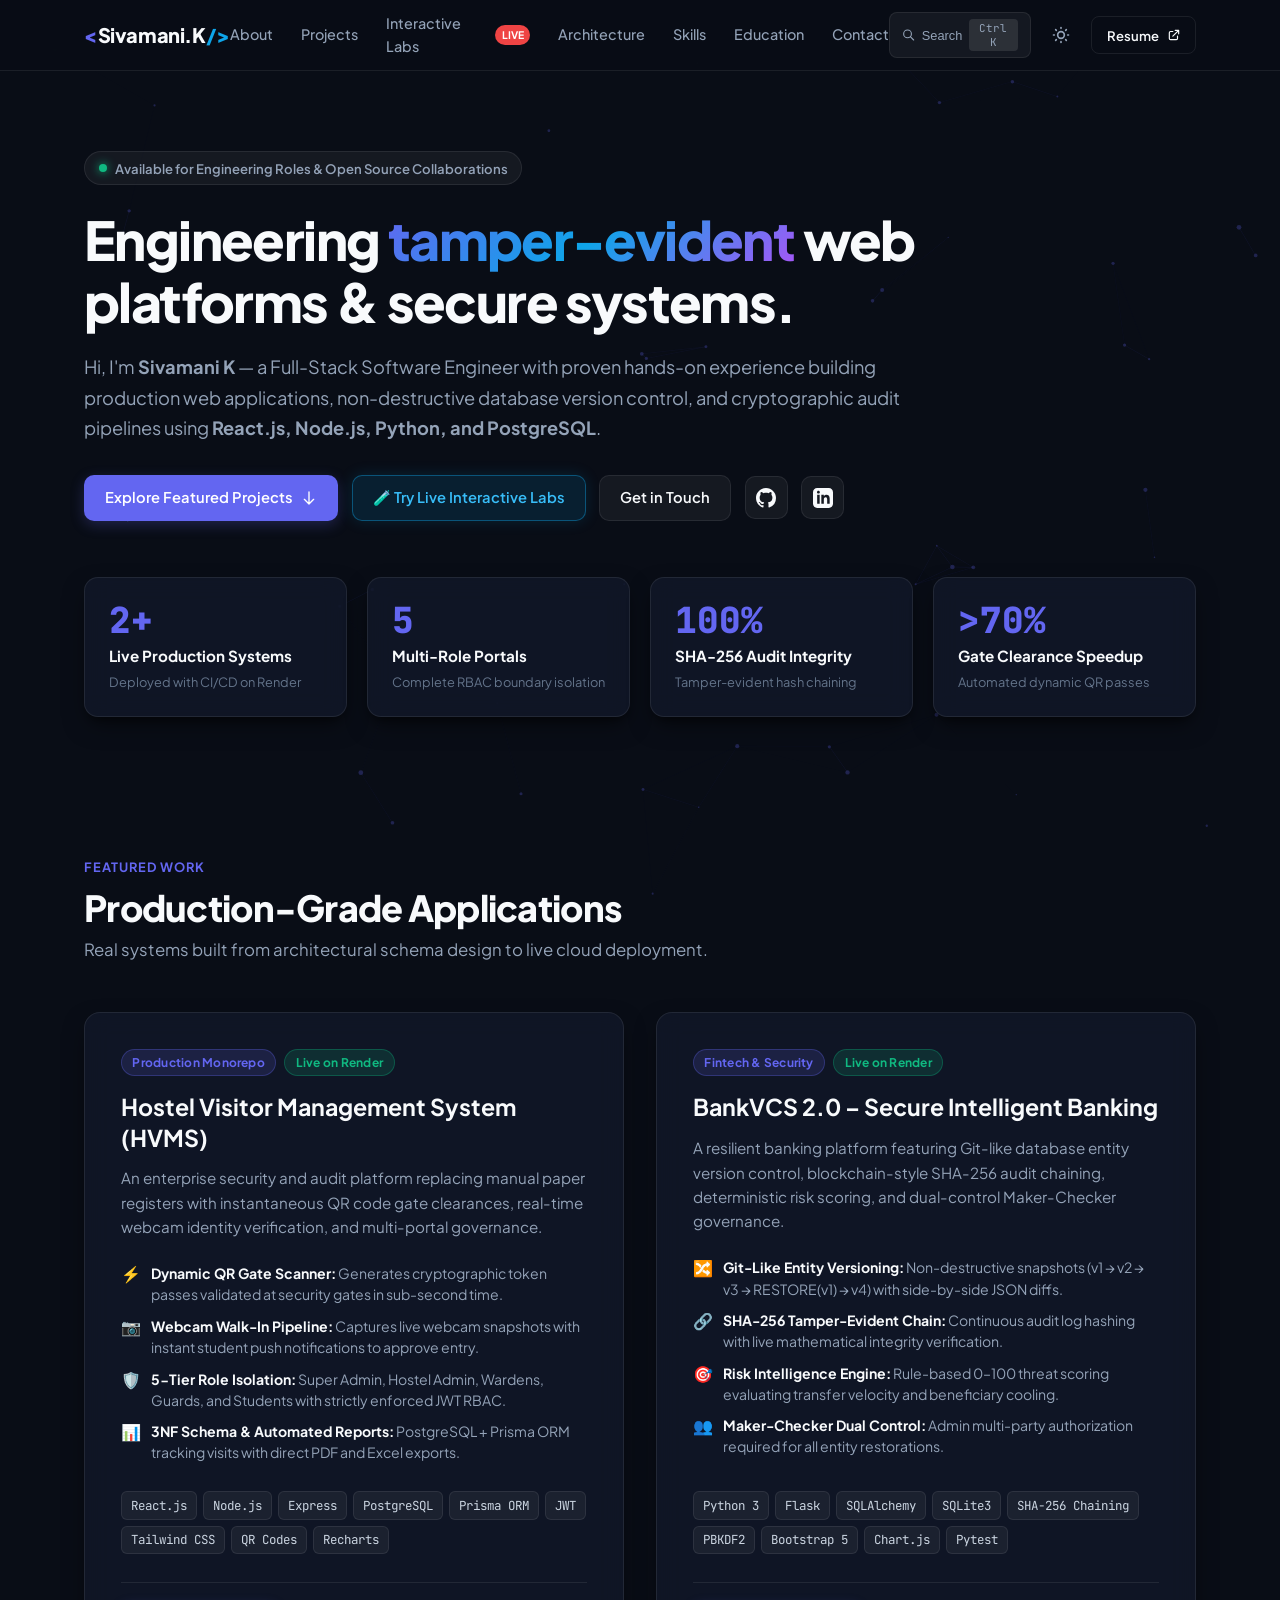
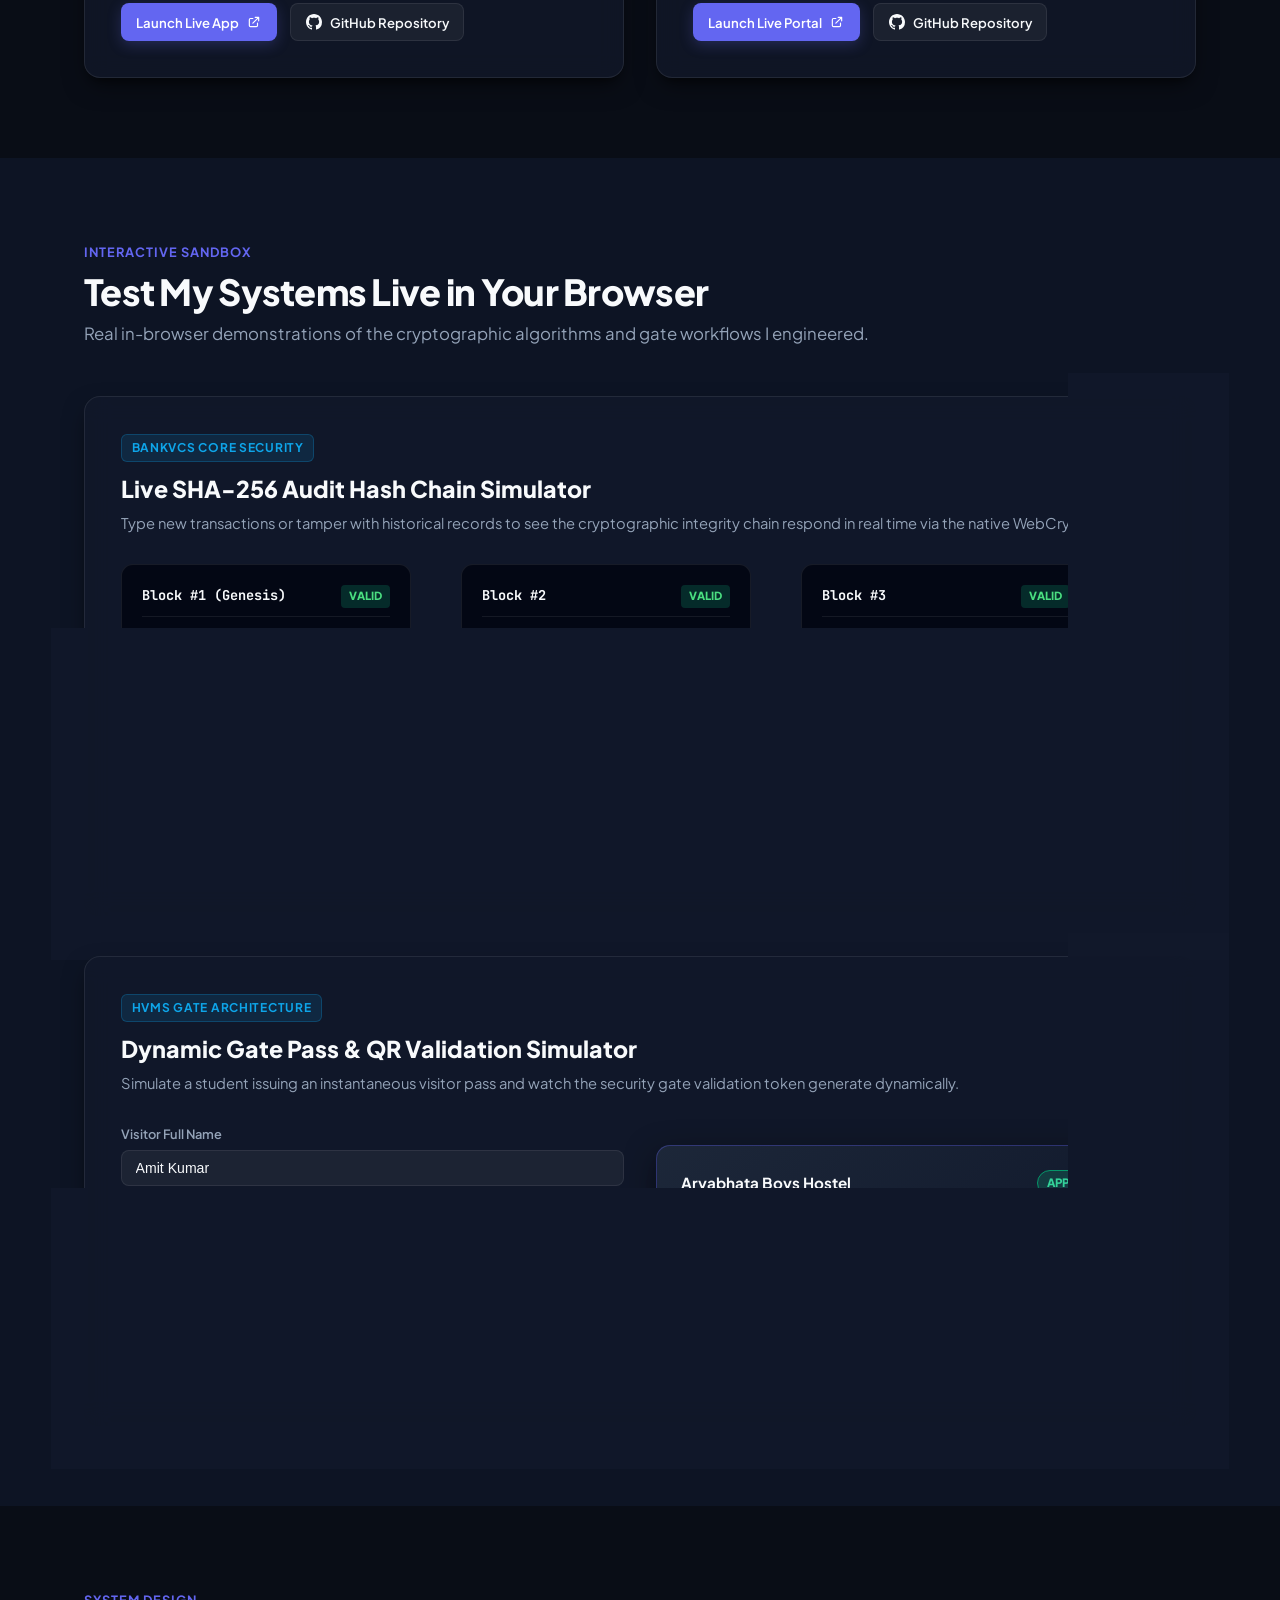
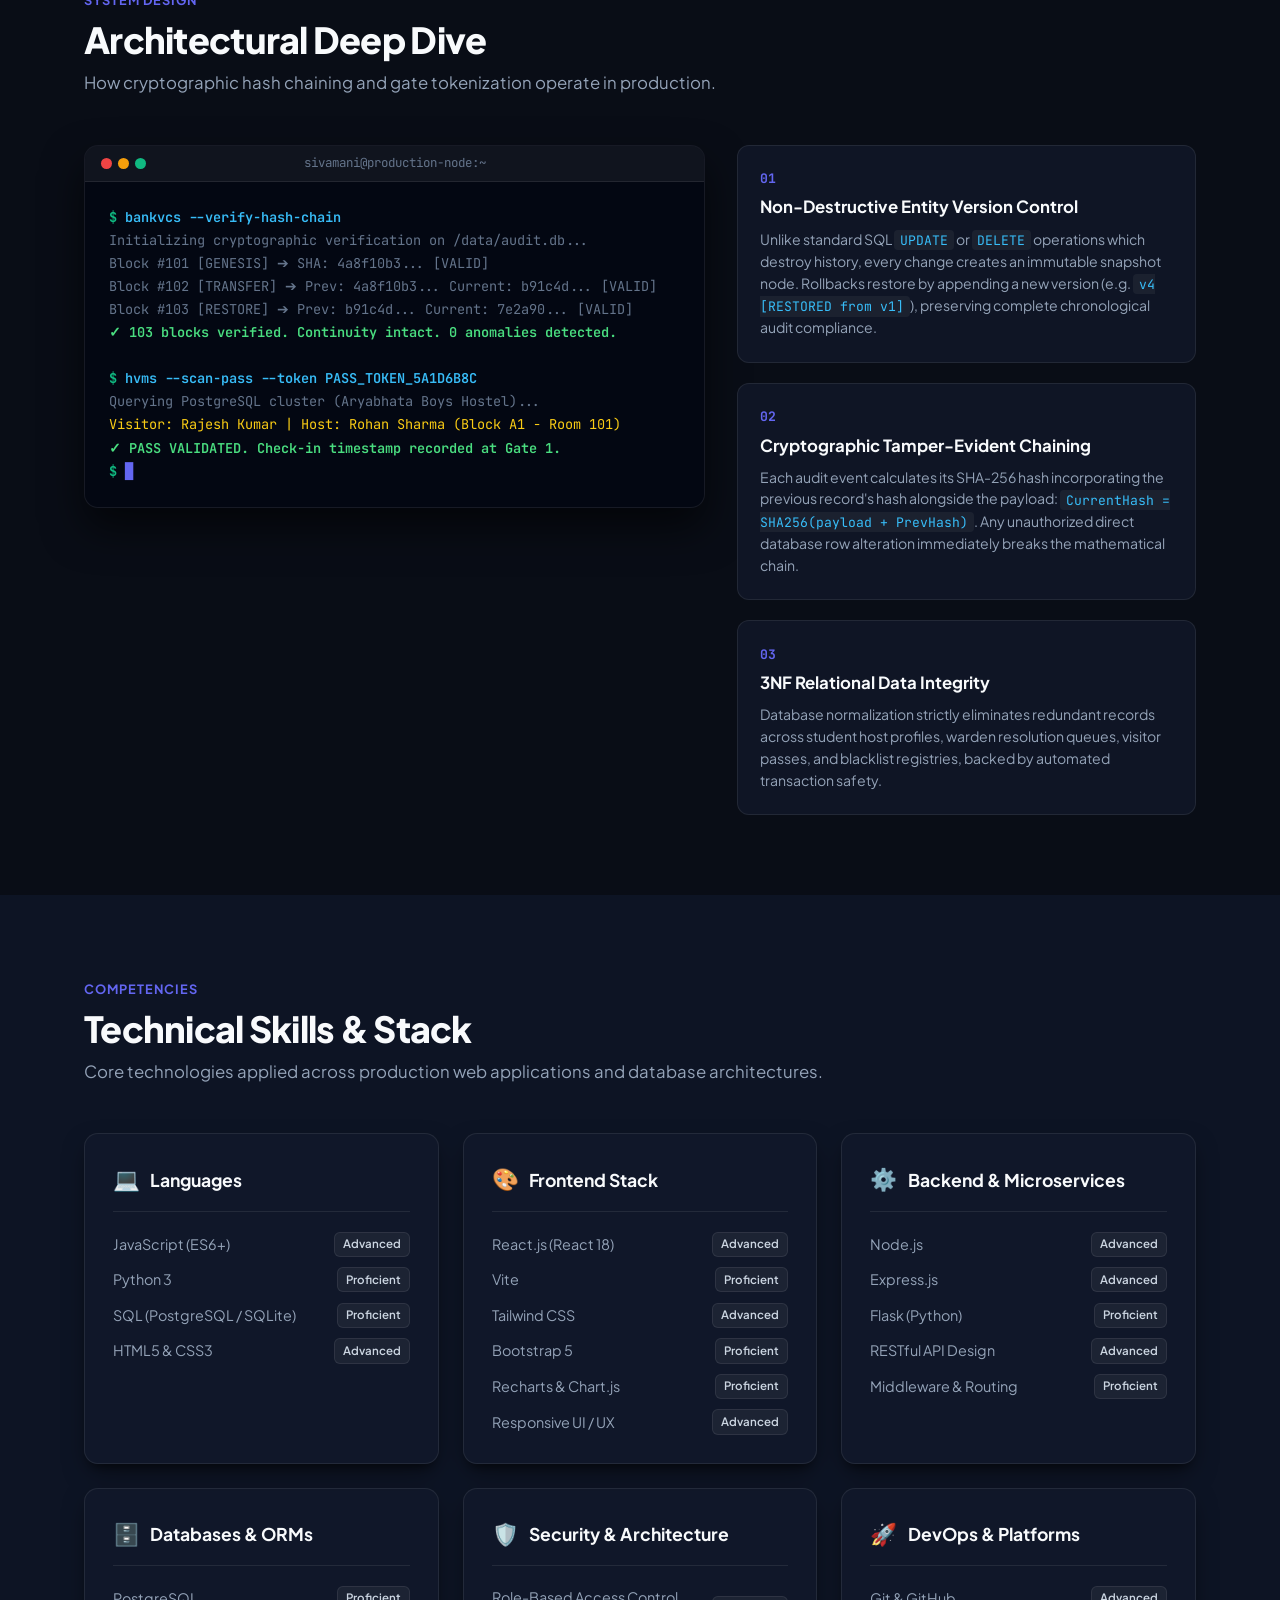
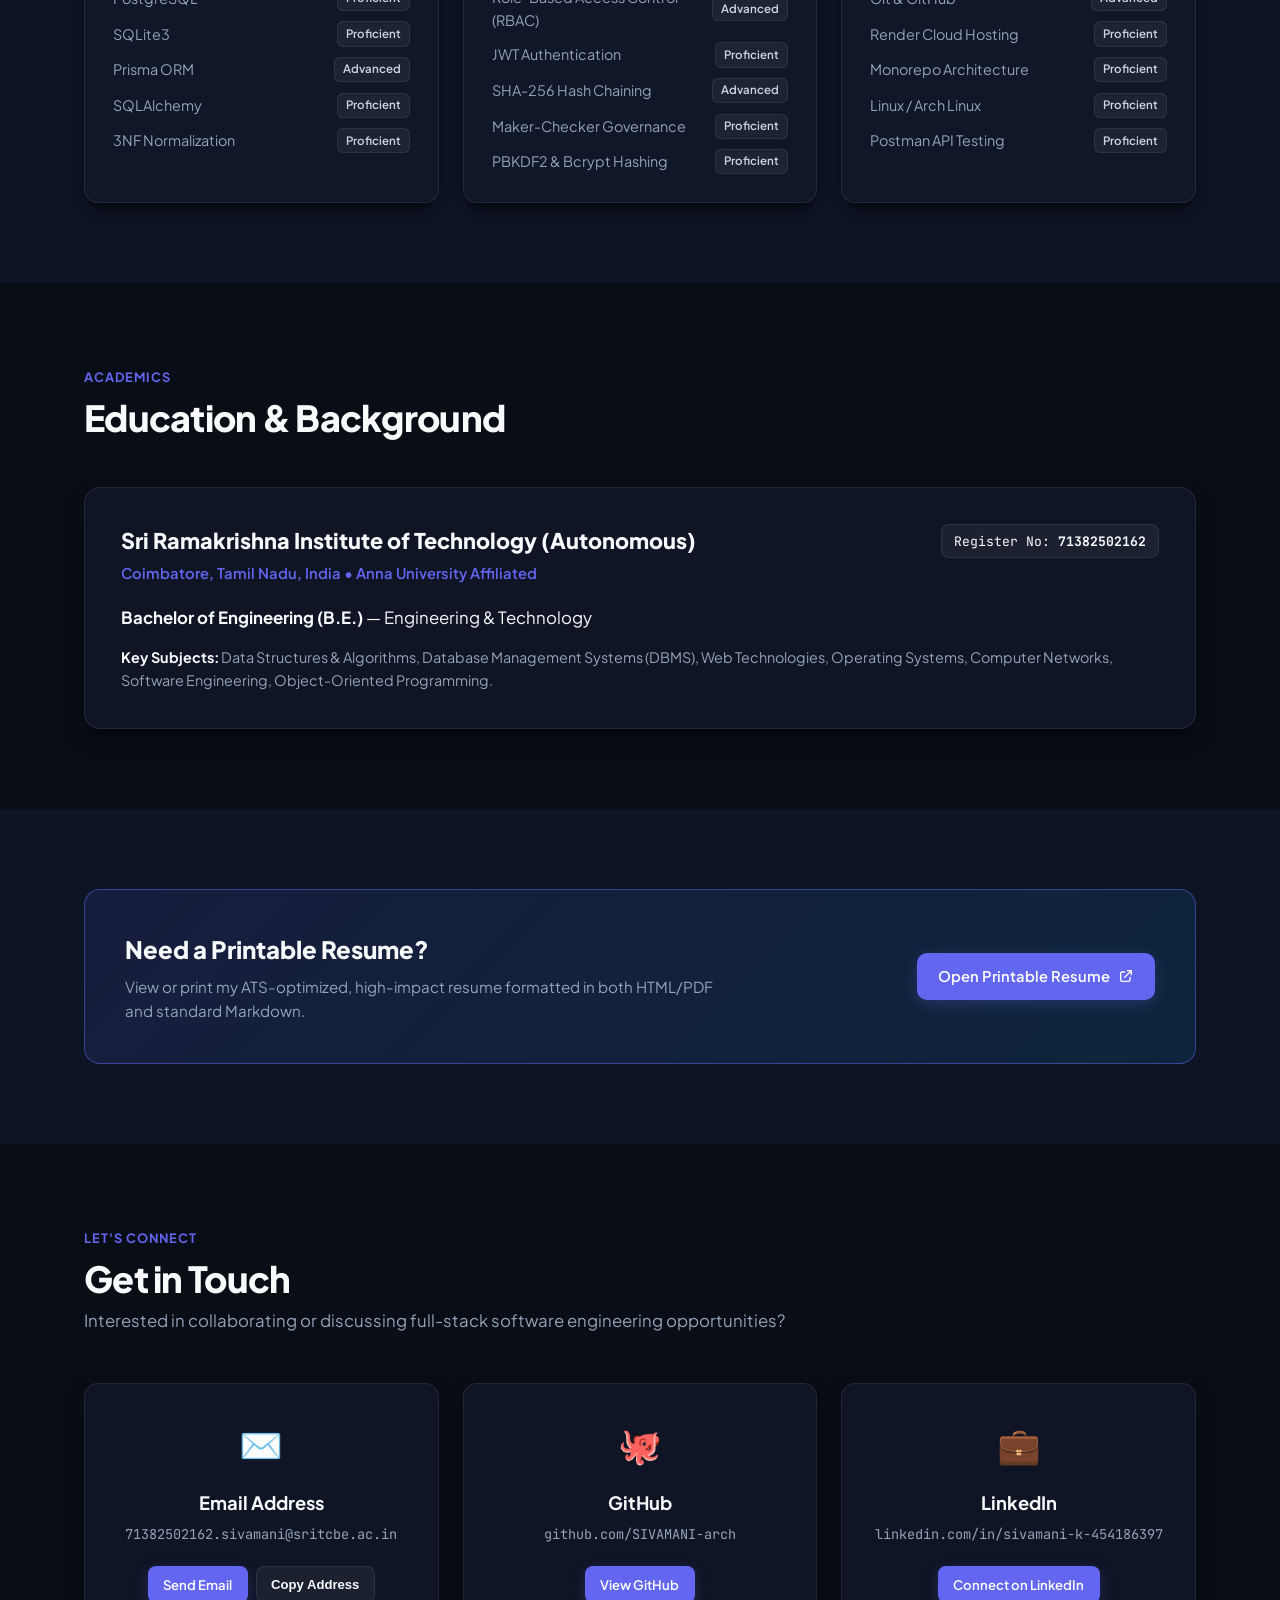
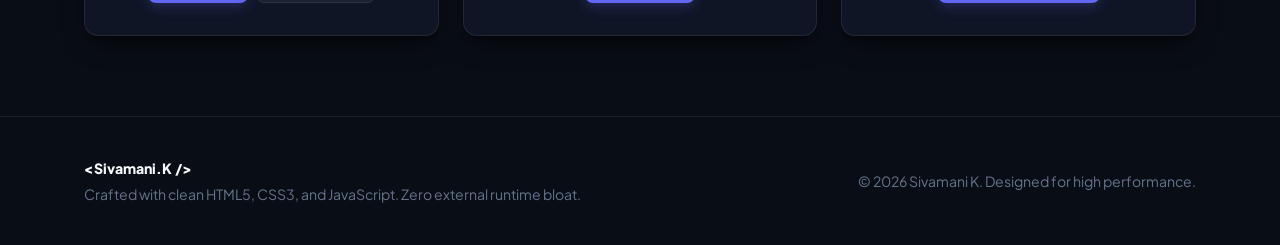
<file: index.html>
<!DOCTYPE html>
<html lang="en" data-theme="dark">
<head>
  <meta charset="UTF-8">
  <meta name="viewport" content="width=device-width, initial-scale=1.0">
  <title>Sivamani K | Full-Stack Software Engineer & Distributed Systems</title>
  <meta name="description" content="Portfolio of Sivamani K - Full-Stack Software Engineer specializing in React, Node.js, Python/Flask, PostgreSQL, and secure cryptographic architectures.">
  <link rel="preconnect" href="https://fonts.googleapis.com">
  <link rel="preconnect" href="https://fonts.gstatic.com" crossorigin>
  <link href="https://fonts.googleapis.com/css2?family=Plus+Jakarta+Sans:wght@300;400;500;600;700;800&family=JetBrains+Mono:wght@400;500;600;700&display=swap" rel="stylesheet">
  <link rel="stylesheet" href="style.css">
</head>
<body>

  <!-- Ambient Interactive Background Canvas -->
  <canvas id="ambient-canvas"></canvas>

  <!-- Navigation Bar -->
  <header class="navbar-wrapper">
    <nav class="navbar container">
      <a href="#hero" class="nav-logo">
        <span class="logo-bracket">&lt;</span>Sivamani.K <span class="logo-accent">/&gt;</span>
      </a>

      <div class="nav-menu" id="nav-menu">
        <a href="#about" class="nav-link">About</a>
        <a href="#projects" class="nav-link">Projects</a>
        <a href="#labs" class="nav-link">Interactive Labs <span class="nav-hot">Live</span></a>
        <a href="#architecture" class="nav-link">Architecture</a>
        <a href="#skills" class="nav-link">Skills</a>
        <a href="#education" class="nav-link">Education</a>
        <a href="#contact" class="nav-link">Contact</a>
      </div>

      <div class="nav-actions">
        <!-- Quick Command Palette Button -->
        <button id="cmd-palette-btn" class="cmd-pill" title="Press Ctrl + K / ⌘K to open command palette">
          <svg width="14" height="14" fill="none" stroke="currentColor" viewBox="0 0 24 24"><path stroke-linecap="round" stroke-linejoin="round" stroke-width="2" d="M21 21l-6-6m2-5a7 7 0 11-14 0 7 7 0 0114 0z"></path></svg>
          <span class="cmd-text">Search</span>
          <kbd>Ctrl K</kbd>
        </button>

        <button id="theme-toggle" class="btn-icon" aria-label="Toggle Theme" title="Toggle Light/Dark Theme">
          <svg class="sun-icon" fill="none" stroke="currentColor" viewBox="0 0 24 24"><path stroke-linecap="round" stroke-linejoin="round" stroke-width="2" d="M12 3v1m0 16v1m9-9h-1M4 12H3m15.364 6.364l-.707-.707M6.343 6.343l-.707-.707m12.728 0l-.707.707M6.343 17.657l-.707.707M16 12a4 4 0 11-8 0 4 4 0 018 0z"></path></svg>
          <svg class="moon-icon" fill="none" stroke="currentColor" viewBox="0 0 24 24"><path stroke-linecap="round" stroke-linejoin="round" stroke-width="2" d="M20.354 15.354A9 9 0 018.646 3.646 9.003 9.003 0 0012 21a9.003 9.003 0 008.354-5.646z"></path></svg>
        </button>

        <a href="resume/index.html" target="_blank" class="btn btn-sm btn-outline">
          <span>Resume</span>
          <svg width="14" height="14" fill="none" stroke="currentColor" viewBox="0 0 24 24"><path stroke-linecap="round" stroke-linejoin="round" stroke-width="2" d="M10 6H6a2 2 0 00-2 2v10a2 2 0 002 2h10a2 2 0 002-2v-4M14 4h6m0 0v6m0-6L10 14"></path></svg>
        </a>

        <button class="mobile-toggle" id="mobile-toggle" aria-label="Open Menu">
          <span></span><span></span><span></span>
        </button>
      </div>
    </nav>
  </header>

  <!-- Hero Section -->
  <section class="hero-section" id="hero">
    <div class="container hero-container">
      <div class="hero-content">
        <div class="status-badge">
          <span class="status-dot"></span>
          <span>Available for Engineering Roles &amp; Open Source Collaborations</span>
        </div>

        <h1 class="hero-title">
          Engineering <span class="gradient-text">tamper-evident</span> web platforms &amp; secure systems.
        </h1>

        <p class="hero-subtitle">
          Hi, I'm <strong>Sivamani K</strong> &mdash; a Full-Stack Software Engineer with proven hands-on experience building production web applications, non-destructive database version control, and cryptographic audit pipelines using <strong>React.js, Node.js, Python, and PostgreSQL</strong>.
        </p>

        <div class="hero-cta-group">
          <a href="#projects" class="btn btn-primary">
            <span>Explore Featured Projects</span>
            <svg width="16" height="16" fill="none" stroke="currentColor" viewBox="0 0 24 24"><path stroke-linecap="round" stroke-linejoin="round" stroke-width="2" d="M19 14l-7 7m0 0l-7-7m7 7V3"></path></svg>
          </a>
          <a href="#labs" class="btn btn-accent-glow">
            <span>🧪 Try Live Interactive Labs</span>
          </a>
          <a href="#contact" class="btn btn-secondary">
            <span>Get in Touch</span>
          </a>
          <a href="https://github.com/SIVAMANI-arch" target="_blank" rel="noopener" class="btn btn-icon-only" title="GitHub Profile">
            <svg width="20" height="20" fill="currentColor" viewBox="0 0 24 24"><path d="M12 0C5.37 0 0 5.37 0 12c0 5.31 3.435 9.795 8.205 11.385.6.105.825-.255.825-.57 0-.285-.015-1.23-.015-2.235-3.015.555-3.795-.735-4.035-1.41-.135-.345-.72-1.41-1.23-1.695-.42-.225-1.02-.78-.015-.795.945-.015 1.62.87 1.845 1.23 1.08 1.815 2.805 1.305 3.495.99.105-.78.42-1.305.765-1.605-2.67-.3-5.46-1.335-5.46-5.925 0-1.305.465-2.385 1.23-3.225-.12-.3-.54-1.53.12-3.18 0 0 1.005-.315 3.3 1.23.96-.27 1.98-.405 3-.405s2.04.135 3 .405c2.295-1.56 3.3-1.23 3.3-1.23.66 1.65.24 2.88.12 3.18.765.84 1.23 1.905 1.23 3.225 0 4.605-2.805 5.625-5.475 5.925.435.375.81 1.095.81 2.22 0 1.605-.015 2.895-.015 3.3 0 .315.225.69.825.57A12.02 12.02 0 0024 12c0-6.63-5.37-12-12-12z"/></svg>
          </a>
          <a href="https://www.linkedin.com/in/sivamani-k-454186397/" target="_blank" rel="noopener" class="btn btn-icon-only" title="LinkedIn Profile">
            <svg width="20" height="20" fill="currentColor" viewBox="0 0 24 24"><path d="M19 0h-14c-2.761 0-5 2.239-5 5v14c0 2.761 2.239 5 5 5h14c2.762 0 5-2.239 5-5v-14c0-2.761-2.238-5-5-5zm-11 19h-3v-11h3v11zm-1.5-12.268c-.966 0-1.75-.79-1.75-1.764s.784-1.764 1.75-1.764 1.75.79 1.75 1.764-.783 1.764-1.75 1.764zm13.5 12.268h-3v-5.604c0-3.368-4-3.113-4 0v5.604h-3v-11h3v1.765c1.396-2.586 7-2.777 7 2.476v6.759z"/></svg>
          </a>
        </div>
      </div>

      <!-- Quick Metrics Strip -->
      <div class="metrics-grid">
        <div class="metric-card">
          <div class="metric-num">2+</div>
          <div class="metric-label">Live Production Systems</div>
          <div class="metric-desc">Deployed with CI/CD on Render</div>
        </div>
        <div class="metric-card">
          <div class="metric-num">5</div>
          <div class="metric-label">Multi-Role Portals</div>
          <div class="metric-desc">Complete RBAC boundary isolation</div>
        </div>
        <div class="metric-card">
          <div class="metric-num">100%</div>
          <div class="metric-label">SHA-256 Audit Integrity</div>
          <div class="metric-desc">Tamper-evident hash chaining</div>
        </div>
        <div class="metric-card">
          <div class="metric-num">&gt;70%</div>
          <div class="metric-label">Gate Clearance Speedup</div>
          <div class="metric-desc">Automated dynamic QR passes</div>
        </div>
      </div>
    </div>
  </section>

  <!-- Featured Projects Section -->
  <section class="section-padding" id="projects">
    <div class="container">
      <div class="section-header">
        <div class="section-tag">Featured Work</div>
        <h2 class="section-title">Production-Grade Applications</h2>
        <p class="section-subtitle">Real systems built from architectural schema design to live cloud deployment.</p>
      </div>

      <div class="projects-grid">

        <!-- Project 1: HVMS -->
        <article class="project-card">
          <div class="project-badge-row">
            <span class="badge badge-accent">Production Monorepo</span>
            <span class="badge badge-green">Live on Render</span>
          </div>

          <h3 class="project-title">Hostel Visitor Management System (HVMS)</h3>
          
          <p class="project-description">
            An enterprise security and audit platform replacing manual paper registers with instantaneous QR code gate clearances, real-time webcam identity verification, and multi-portal governance.
          </p>

          <div class="project-highlights">
            <div class="highlight-item">
              <span class="highlight-icon">⚡</span>
              <span><strong>Dynamic QR Gate Scanner:</strong> Generates cryptographic token passes validated at security gates in sub-second time.</span>
            </div>
            <div class="highlight-item">
              <span class="highlight-icon">📷</span>
              <span><strong>Webcam Walk-In Pipeline:</strong> Captures live webcam snapshots with instant student push notifications to approve entry.</span>
            </div>
            <div class="highlight-item">
              <span class="highlight-icon">🛡️</span>
              <span><strong>5-Tier Role Isolation:</strong> Super Admin, Hostel Admin, Wardens, Guards, and Students with strictly enforced JWT RBAC.</span>
            </div>
            <div class="highlight-item">
              <span class="highlight-icon">📊</span>
              <span><strong>3NF Schema &amp; Automated Reports:</strong> PostgreSQL + Prisma ORM tracking visits with direct PDF and Excel exports.</span>
            </div>
          </div>

          <div class="tech-tags">
            <span class="tech-pill">React.js</span>
            <span class="tech-pill">Node.js</span>
            <span class="tech-pill">Express</span>
            <span class="tech-pill">PostgreSQL</span>
            <span class="tech-pill">Prisma ORM</span>
            <span class="tech-pill">JWT</span>
            <span class="tech-pill">Tailwind CSS</span>
            <span class="tech-pill">QR Codes</span>
            <span class="tech-pill">Recharts</span>
          </div>

          <div class="project-card-footer">
            <a href="https://hostelvistor.onrender.com/login" target="_blank" rel="noopener" class="btn btn-sm btn-primary">
              <span>Launch Live App</span>
              <svg width="14" height="14" fill="none" stroke="currentColor" viewBox="0 0 24 24"><path stroke-linecap="round" stroke-linejoin="round" stroke-width="2" d="M10 6H6a2 2 0 00-2 2v10a2 2 0 002 2h10a2 2 0 002-2v-4M14 4h6m0 0v6m0-6L10 14"></path></svg>
            </a>
            <a href="https://github.com/SIVAMANI-arch/Hostelvistor" target="_blank" rel="noopener" class="btn btn-sm btn-secondary">
              <svg width="16" height="16" fill="currentColor" viewBox="0 0 24 24"><path d="M12 0C5.37 0 0 5.37 0 12c0 5.31 3.435 9.795 8.205 11.385.6.105.825-.255.825-.57 0-.285-.015-1.23-.015-2.235-3.015.555-3.795-.735-4.035-1.41-.135-.345-.72-1.41-1.23-1.695-.42-.225-1.02-.78-.015-.795.945-.015 1.62.87 1.845 1.23 1.08 1.815 2.805 1.305 3.495.99.105-.78.42-1.305.765-1.605-2.67-.3-5.46-1.335-5.46-5.925 0-1.305.465-2.385 1.23-3.225-.12-.3-.54-1.53.12-3.18 0 0 1.005-.315 3.3 1.23.96-.27 1.98-.405 3-.405s2.04.135 3 .405c2.295-1.56 3.3-1.23 3.3-1.23.66 1.65.24 2.88.12 3.18.765.84 1.23 1.905 1.23 3.225 0 4.605-2.805 5.625-5.475 5.925.435.375.81 1.095.81 2.22 0 1.605-.015 2.895-.015 3.3 0 .315.225.69.825.57A12.02 12.02 0 0024 12c0-6.63-5.37-12-12-12z"/></svg>
              <span>GitHub Repository</span>
            </a>
          </div>
        </article>

        <!-- Project 2: BankVCS -->
        <article class="project-card">
          <div class="project-badge-row">
            <span class="badge badge-accent">Fintech &amp; Security</span>
            <span class="badge badge-green">Live on Render</span>
          </div>

          <h3 class="project-title">BankVCS 2.0 – Secure Intelligent Banking</h3>
          
          <p class="project-description">
            A resilient banking platform featuring Git-like database entity version control, blockchain-style SHA-256 audit chaining, deterministic risk scoring, and dual-control Maker-Checker governance.
          </p>

          <div class="project-highlights">
            <div class="highlight-item">
              <span class="highlight-icon">🔀</span>
              <span><strong>Git-Like Entity Versioning:</strong> Non-destructive snapshots (v1 → v2 → v3 → RESTORE(v1) → v4) with side-by-side JSON diffs.</span>
            </div>
            <div class="highlight-item">
              <span class="highlight-icon">🔗</span>
              <span><strong>SHA-256 Tamper-Evident Chain:</strong> Continuous audit log hashing with live mathematical integrity verification.</span>
            </div>
            <div class="highlight-item">
              <span class="highlight-icon">🎯</span>
              <span><strong>Risk Intelligence Engine:</strong> Rule-based 0–100 threat scoring evaluating transfer velocity and beneficiary cooling.</span>
            </div>
            <div class="highlight-item">
              <span class="highlight-icon">👥</span>
              <span><strong>Maker-Checker Dual Control:</strong> Admin multi-party authorization required for all entity restorations.</span>
            </div>
          </div>

          <div class="tech-tags">
            <span class="tech-pill">Python 3</span>
            <span class="tech-pill">Flask</span>
            <span class="tech-pill">SQLAlchemy</span>
            <span class="tech-pill">SQLite3</span>
            <span class="tech-pill">SHA-256 Chaining</span>
            <span class="tech-pill">PBKDF2</span>
            <span class="tech-pill">Bootstrap 5</span>
            <span class="tech-pill">Chart.js</span>
            <span class="tech-pill">Pytest</span>
          </div>

          <div class="project-card-footer">
            <a href="https://banking-application-version-control-4.onrender.com/" target="_blank" rel="noopener" class="btn btn-sm btn-primary">
              <span>Launch Live Portal</span>
              <svg width="14" height="14" fill="none" stroke="currentColor" viewBox="0 0 24 24"><path stroke-linecap="round" stroke-linejoin="round" stroke-width="2" d="M10 6H6a2 2 0 00-2 2v10a2 2 0 002 2h10a2 2 0 002-2v-4M14 4h6m0 0v6m0-6L10 14"></path></svg>
            </a>
            <a href="https://github.com/71382502157shreka-lgtm/banking-application-version-control" target="_blank" rel="noopener" class="btn btn-sm btn-secondary">
              <svg width="16" height="16" fill="currentColor" viewBox="0 0 24 24"><path d="M12 0C5.37 0 0 5.37 0 12c0 5.31 3.435 9.795 8.205 11.385.6.105.825-.255.825-.57 0-.285-.015-1.23-.015-2.235-3.015.555-3.795-.735-4.035-1.41-.135-.345-.72-1.41-1.23-1.695-.42-.225-1.02-.78-.015-.795.945-.015 1.62.87 1.845 1.23 1.08 1.815 2.805 1.305 3.495.99.105-.78.42-1.305.765-1.605-2.67-.3-5.46-1.335-5.46-5.925 0-1.305.465-2.385 1.23-3.225-.12-.3-.54-1.53.12-3.18 0 0 1.005-.315 3.3 1.23.96-.27 1.98-.405 3-.405s2.04.135 3 .405c2.295-1.56 3.3-1.23 3.3-1.23.66 1.65.24 2.88.12 3.18.765.84 1.23 1.905 1.23 3.225 0 4.605-2.805 5.625-5.475 5.925.435.375.81 1.095.81 2.22 0 1.605-.015 2.895-.015 3.3 0 .315.225.69.825.57A12.02 12.02 0 0024 12c0-6.63-5.37-12-12-12z"/></svg>
              <span>GitHub Repository</span>
            </a>
          </div>
        </article>

      </div>
    </div>
  </section>

  <!-- UNIQUE FEATURE: Interactive Engineering Labs Sandbox -->
  <section class="section-padding bg-alt" id="labs">
    <div class="container">
      <div class="section-header">
        <div class="section-tag">Interactive Sandbox</div>
        <h2 class="section-title">Test My Systems Live in Your Browser</h2>
        <p class="section-subtitle">Real in-browser demonstrations of the cryptographic algorithms and gate workflows I engineered.</p>
      </div>

      <div class="labs-container">
        
        <!-- Lab 1: BankVCS Cryptographic SHA-256 Hash Chain Verifier -->
        <div class="lab-card">
          <div class="lab-header">
            <div class="lab-badge">BankVCS Core Security</div>
            <h3 class="lab-title">Live SHA-256 Audit Hash Chain Simulator</h3>
            <p class="lab-desc">Type new transactions or tamper with historical records to see the cryptographic integrity chain respond in real time via the native WebCrypto API.</p>
          </div>

          <div class="chain-visualizer" id="chain-visualizer">
            <!-- Block 1 -->
            <div class="block-card" id="block-1">
              <div class="block-top">
                <span class="block-index">Block #1 (Genesis)</span>
                <span class="block-status valid">VALID</span>
              </div>
              <div class="block-data-field">
                <label>Audit Action:</label>
                <input type="text" class="block-input" value="ACCOUNT_CREATED: Rohan Sharma (Acc# 90012)" oninput="updateHashChain()">
              </div>
              <div class="block-hash-field">
                <div class="hash-row"><span class="hash-label">Prev:</span> <span class="hash-val dim">0000000000000000...</span></div>
                <div class="hash-row"><span class="hash-label">Hash:</span> <span class="hash-val" id="hash-1">calculating...</span></div>
              </div>
            </div>

            <div class="chain-connector">➔</div>

            <!-- Block 2 -->
            <div class="block-card" id="block-2">
              <div class="block-top">
                <span class="block-index">Block #2</span>
                <span class="block-status valid">VALID</span>
              </div>
              <div class="block-data-field">
                <label>Audit Action:</label>
                <input type="text" class="block-input" id="block-2-input" value="TRANSFER: ₹25,000 to Beneficiary Suresh" oninput="updateHashChain()">
              </div>
              <div class="block-hash-field">
                <div class="hash-row"><span class="hash-label">Prev:</span> <span class="hash-val" id="prev-2">calculating...</span></div>
                <div class="hash-row"><span class="hash-label">Hash:</span> <span class="hash-val" id="hash-2">calculating...</span></div>
              </div>
            </div>

            <div class="chain-connector">➔</div>

            <!-- Block 3 -->
            <div class="block-card" id="block-3">
              <div class="block-top">
                <span class="block-index">Block #3</span>
                <span class="block-status valid">VALID</span>
              </div>
              <div class="block-data-field">
                <label>Audit Action:</label>
                <input type="text" class="block-input" value="VERSION_RESTORE: Entity restored to v1" oninput="updateHashChain()">
              </div>
              <div class="block-hash-field">
                <div class="hash-row"><span class="hash-label">Prev:</span> <span class="hash-val" id="prev-3">calculating...</span></div>
                <div class="hash-row"><span class="hash-label">Hash:</span> <span class="hash-val" id="hash-3">calculating...</span></div>
              </div>
            </div>
          </div>

          <div class="lab-actions">
            <div class="chain-banner" id="chain-status-banner">
              <span class="banner-icon">🛡️</span>
              <span id="chain-status-text">Cryptographic Audit Chain Continuity: 100% Verified.</span>
            </div>
            <div class="lab-btn-group">
              <button class="btn btn-sm btn-secondary" onclick="simulateTampering()">⚠️ Simulate Malicious Database Tampering</button>
              <button class="btn btn-sm btn-outline" onclick="resetHashChain()">🔄 Reset Chain</button>
            </div>
          </div>
        </div>

        <!-- Lab 2: HVMS QR Gate Pass Generator -->
        <div class="lab-card">
          <div class="lab-header">
            <div class="lab-badge">HVMS Gate Architecture</div>
            <h3 class="lab-title">Dynamic Gate Pass &amp; QR Validation Simulator</h3>
            <p class="lab-desc">Simulate a student issuing an instantaneous visitor pass and watch the security gate validation token generate dynamically.</p>
          </div>

          <div class="pass-simulator-grid">
            <div class="pass-form">
              <div class="input-group">
                <label>Visitor Full Name</label>
                <input type="text" id="sim-visitor-name" value="Amit Kumar" class="form-control">
              </div>
              <div class="input-group">
                <label>Host Student &amp; Room</label>
                <input type="text" id="sim-host-name" value="Rohan Sharma (Room 101, Block A1)" class="form-control">
              </div>
              <div class="input-group">
                <label>Visit Purpose</label>
                <input type="text" id="sim-purpose" value="Study Materials &amp; Notes Handover" class="form-control">
              </div>
              <button class="btn btn-sm btn-primary" onclick="generateSimPass()" style="margin-top: 0.5rem; width: 100%;">
                <span>Issue &amp; Verify Digital Pass</span>
              </button>
            </div>

            <!-- Digital Pass Card Output -->
            <div class="digital-pass-card" id="digital-pass-card">
              <div class="pass-top">
                <div class="pass-institution">Aryabhata Boys Hostel</div>
                <div class="pass-status-pill approved" id="pass-status-pill">APPROVED ✓</div>
              </div>
              <div class="pass-body">
                <div class="pass-qr-box">
                  <div class="mock-qr-code">
                    <div class="qr-square q1"></div>
                    <div class="qr-square q2"></div>
                    <div class="qr-square q3"></div>
                    <div class="qr-center-pattern"></div>
                  </div>
                  <div class="pass-token-text" id="pass-token-display">PASS_TOKEN_5A1D6B8C</div>
                </div>
                <div class="pass-meta">
                  <div class="meta-row"><span class="m-label">Visitor:</span> <strong id="pass-visitor-display">Amit Kumar</strong></div>
                  <div class="meta-row"><span class="m-label">Host:</span> <span id="pass-host-display">Rohan Sharma (101)</span></div>
                  <div class="meta-row"><span class="m-label">Gate:</span> <span>Main Gate 1 (Guard Terminal)</span></div>
                  <div class="meta-row"><span class="m-label">Cleared:</span> <span class="t-success" id="pass-time-display">Today, Valid 4 Hours</span></div>
                </div>
              </div>
            </div>
          </div>
        </div>

      </div>
    </div>
  </section>

  <!-- Interactive Terminal & Architecture Section -->
  <section class="section-padding" id="architecture">
    <div class="container">
      <div class="section-header">
        <div class="section-tag">System Design</div>
        <h2 class="section-title">Architectural Deep Dive</h2>
        <p class="section-subtitle">How cryptographic hash chaining and gate tokenization operate in production.</p>
      </div>

      <div class="terminal-grid">
        <!-- Interactive Terminal Simulator -->
        <div class="terminal-window">
          <div class="terminal-bar">
            <div class="terminal-dots">
              <span class="dot red"></span>
              <span class="dot yellow"></span>
              <span class="dot green"></span>
            </div>
            <div class="terminal-title">sivamani@production-node:~</div>
          </div>
          <div class="terminal-body" id="terminal-body">
            <div class="t-line"><span class="t-prompt">$</span> <span class="t-cmd">bankvcs --verify-hash-chain</span></div>
            <div class="t-line t-dim">Initializing cryptographic verification on /data/audit.db...</div>
            <div class="t-line t-dim">Block #101 [GENESIS] ➔ SHA: 4a8f10b3... [VALID]</div>
            <div class="t-line t-dim">Block #102 [TRANSFER] ➔ Prev: 4a8f10b3... Current: b91c4d... [VALID]</div>
            <div class="t-line t-dim">Block #103 [RESTORE]  ➔ Prev: b91c4d... Current: 7e2a90... [VALID]</div>
            <div class="t-line t-success">✓ 103 blocks verified. Continuity intact. 0 anomalies detected.</div>
            <div class="t-line">&nbsp;</div>
            <div class="t-line"><span class="t-prompt">$</span> <span class="t-cmd">hvms --scan-pass --token PASS_TOKEN_5A1D6B8C</span></div>
            <div class="t-line t-dim">Querying PostgreSQL cluster (Aryabhata Boys Hostel)...</div>
            <div class="t-line t-info">Visitor: Rajesh Kumar | Host: Rohan Sharma (Block A1 - Room 101)</div>
            <div class="t-line t-success">✓ PASS VALIDATED. Check-in timestamp recorded at Gate 1.</div>
            <div class="t-line"><span class="t-prompt">$</span> <span class="t-cursor">█</span></div>
          </div>
        </div>

        <!-- Concept Cards -->
        <div class="architecture-cards">
          <div class="arch-card">
            <div class="arch-number">01</div>
            <h4>Non-Destructive Entity Version Control</h4>
            <p>Unlike standard SQL <code>UPDATE</code> or <code>DELETE</code> operations which destroy history, every change creates an immutable snapshot node. Rollbacks restore by appending a new version (e.g. <code>v4 [RESTORED from v1]</code>), preserving complete chronological audit compliance.</p>
          </div>

          <div class="arch-card">
            <div class="arch-number">02</div>
            <h4>Cryptographic Tamper-Evident Chaining</h4>
            <p>Each audit event calculates its SHA-256 hash incorporating the previous record's hash alongside the payload: <code>CurrentHash = SHA256(payload + PrevHash)</code>. Any unauthorized direct database row alteration immediately breaks the mathematical chain.</p>
          </div>

          <div class="arch-card">
            <div class="arch-number">03</div>
            <h4>3NF Relational Data Integrity</h4>
            <p>Database normalization strictly eliminates redundant records across student host profiles, warden resolution queues, visitor passes, and blacklist registries, backed by automated transaction safety.</p>
          </div>
        </div>
      </div>
    </div>
  </section>

  <!-- Technical Skills Section -->
  <section class="section-padding bg-alt" id="skills">
    <div class="container">
      <div class="section-header">
        <div class="section-tag">Competencies</div>
        <h2 class="section-title">Technical Skills &amp; Stack</h2>
        <p class="section-subtitle">Core technologies applied across production web applications and database architectures.</p>
      </div>

      <div class="skills-category-grid">
        
        <div class="skills-box">
          <div class="skills-box-header">
            <span class="box-icon">💻</span>
            <h3>Languages</h3>
          </div>
          <div class="skills-list">
            <div class="skill-item"><span>JavaScript (ES6+)</span><span class="level-tag">Advanced</span></div>
            <div class="skill-item"><span>Python 3</span><span class="level-tag">Proficient</span></div>
            <div class="skill-item"><span>SQL (PostgreSQL / SQLite)</span><span class="level-tag">Proficient</span></div>
            <div class="skill-item"><span>HTML5 &amp; CSS3</span><span class="level-tag">Advanced</span></div>
          </div>
        </div>

        <div class="skills-box">
          <div class="skills-box-header">
            <span class="box-icon">🎨</span>
            <h3>Frontend Stack</h3>
          </div>
          <div class="skills-list">
            <div class="skill-item"><span>React.js (React 18)</span><span class="level-tag">Advanced</span></div>
            <div class="skill-item"><span>Vite</span><span class="level-tag">Proficient</span></div>
            <div class="skill-item"><span>Tailwind CSS</span><span class="level-tag">Advanced</span></div>
            <div class="skill-item"><span>Bootstrap 5</span><span class="level-tag">Proficient</span></div>
            <div class="skill-item"><span>Recharts &amp; Chart.js</span><span class="level-tag">Proficient</span></div>
            <div class="skill-item"><span>Responsive UI / UX</span><span class="level-tag">Advanced</span></div>
          </div>
        </div>

        <div class="skills-box">
          <div class="skills-box-header">
            <span class="box-icon">⚙️</span>
            <h3>Backend &amp; Microservices</h3>
          </div>
          <div class="skills-list">
            <div class="skill-item"><span>Node.js</span><span class="level-tag">Advanced</span></div>
            <div class="skill-item"><span>Express.js</span><span class="level-tag">Advanced</span></div>
            <div class="skill-item"><span>Flask (Python)</span><span class="level-tag">Proficient</span></div>
            <div class="skill-item"><span>RESTful API Design</span><span class="level-tag">Advanced</span></div>
            <div class="skill-item"><span>Middleware &amp; Routing</span><span class="level-tag">Proficient</span></div>
          </div>
        </div>

        <div class="skills-box">
          <div class="skills-box-header">
            <span class="box-icon">🗄️</span>
            <h3>Databases &amp; ORMs</h3>
          </div>
          <div class="skills-list">
            <div class="skill-item"><span>PostgreSQL</span><span class="level-tag">Proficient</span></div>
            <div class="skill-item"><span>SQLite3</span><span class="level-tag">Proficient</span></div>
            <div class="skill-item"><span>Prisma ORM</span><span class="level-tag">Advanced</span></div>
            <div class="skill-item"><span>SQLAlchemy</span><span class="level-tag">Proficient</span></div>
            <div class="skill-item"><span>3NF Normalization</span><span class="level-tag">Proficient</span></div>
          </div>
        </div>

        <div class="skills-box">
          <div class="skills-box-header">
            <span class="box-icon">🛡️</span>
            <h3>Security &amp; Architecture</h3>
          </div>
          <div class="skills-list">
            <div class="skill-item"><span>Role-Based Access Control (RBAC)</span><span class="level-tag">Advanced</span></div>
            <div class="skill-item"><span>JWT Authentication</span><span class="level-tag">Proficient</span></div>
            <div class="skill-item"><span>SHA-256 Hash Chaining</span><span class="level-tag">Advanced</span></div>
            <div class="skill-item"><span>Maker-Checker Governance</span><span class="level-tag">Proficient</span></div>
            <div class="skill-item"><span>PBKDF2 &amp; Bcrypt Hashing</span><span class="level-tag">Proficient</span></div>
          </div>
        </div>

        <div class="skills-box">
          <div class="skills-box-header">
            <span class="box-icon">🚀</span>
            <h3>DevOps &amp; Platforms</h3>
          </div>
          <div class="skills-list">
            <div class="skill-item"><span>Git &amp; GitHub</span><span class="level-tag">Advanced</span></div>
            <div class="skill-item"><span>Render Cloud Hosting</span><span class="level-tag">Proficient</span></div>
            <div class="skill-item"><span>Monorepo Architecture</span><span class="level-tag">Proficient</span></div>
            <div class="skill-item"><span>Linux / Arch Linux</span><span class="level-tag">Proficient</span></div>
            <div class="skill-item"><span>Postman API Testing</span><span class="level-tag">Proficient</span></div>
          </div>
        </div>

      </div>
    </div>
  </section>

  <!-- Education Section -->
  <section class="section-padding" id="education">
    <div class="container">
      <div class="section-header">
        <div class="section-tag">Academics</div>
        <h2 class="section-title">Education &amp; Background</h2>
      </div>

      <div class="education-card">
        <div class="edu-top">
          <div>
            <h3 class="edu-school">Sri Ramakrishna Institute of Technology (Autonomous)</h3>
            <div class="edu-sub">Coimbatore, Tamil Nadu, India &bull; Anna University Affiliated</div>
          </div>
          <div class="edu-badge">Register No: <strong>71382502162</strong></div>
        </div>

        <div class="edu-program">
          <strong>Bachelor of Engineering (B.E.)</strong> &mdash; Engineering &amp; Technology
        </div>

        <div class="edu-coursework">
          <span class="course-label">Key Subjects:</span>
          Data Structures &amp; Algorithms, Database Management Systems (DBMS), Web Technologies, Operating Systems, Computer Networks, Software Engineering, Object-Oriented Programming.
        </div>
      </div>
    </div>
  </section>

  <!-- Resume Preview Strip -->
  <section class="section-padding bg-alt" id="resume-banner">
    <div class="container">
      <div class="resume-cta-box">
        <div class="resume-cta-text">
          <h3>Need a Printable Resume?</h3>
          <p>View or print my ATS-optimized, high-impact resume formatted in both HTML/PDF and standard Markdown.</p>
        </div>
        <div class="resume-cta-actions">
          <a href="resume/index.html" target="_blank" class="btn btn-primary">
            <span>Open Printable Resume</span>
            <svg width="16" height="16" fill="none" stroke="currentColor" viewBox="0 0 24 24"><path stroke-linecap="round" stroke-linejoin="round" stroke-width="2" d="M10 6H6a2 2 0 00-2 2v10a2 2 0 002 2h10a2 2 0 002-2v-4M14 4h6m0 0v6m0-6L10 14"></path></svg>
          </a>
        </div>
      </div>
    </div>
  </section>

  <!-- Contact Section -->
  <section class="section-padding" id="contact">
    <div class="container">
      <div class="section-header">
        <div class="section-tag">Let's Connect</div>
        <h2 class="section-title">Get in Touch</h2>
        <p class="section-subtitle">Interested in collaborating or discussing full-stack software engineering opportunities?</p>
      </div>

      <div class="contact-card-grid">
        
        <div class="contact-box">
          <div class="contact-box-icon">✉️</div>
          <h4>Email Address</h4>
          <p class="contact-value" id="email-text">71382502162.sivamani@sritcbe.ac.in</p>
          <div class="contact-btn-row">
            <a href="mailto:71382502162.sivamani@sritcbe.ac.in" class="btn btn-sm btn-primary">Send Email</a>
            <button onclick="copyEmail()" class="btn btn-sm btn-secondary" id="copy-btn">Copy Address</button>
          </div>
        </div>

        <div class="contact-box">
          <div class="contact-box-icon">🐙</div>
          <h4>GitHub</h4>
          <p class="contact-value">github.com/SIVAMANI-arch</p>
          <div class="contact-btn-row">
            <a href="https://github.com/SIVAMANI-arch" target="_blank" rel="noopener" class="btn btn-sm btn-primary">View GitHub</a>
          </div>
        </div>

        <div class="contact-box">
          <div class="contact-box-icon">💼</div>
          <h4>LinkedIn</h4>
          <p class="contact-value">linkedin.com/in/sivamani-k-454186397</p>
          <div class="contact-btn-row">
            <a href="https://www.linkedin.com/in/sivamani-k-454186397/" target="_blank" rel="noopener" class="btn btn-sm btn-primary">Connect on LinkedIn</a>
          </div>
        </div>

      </div>
    </div>
  </section>

  <!-- Footer -->
  <footer class="footer">
    <div class="container footer-container">
      <div class="footer-left">
        <div class="footer-logo">&lt;Sivamani.K /&gt;</div>
        <p>Crafted with clean HTML5, CSS3, and JavaScript. Zero external runtime bloat.</p>
      </div>
      <div class="footer-right">
        <p>&copy; 2026 Sivamani K. Designed for high performance.</p>
      </div>
    </div>
  </footer>

  <!-- Command Palette Modal (Ctrl + K) -->
  <div class="cmd-overlay" id="cmd-overlay">
    <div class="cmd-modal">
      <div class="cmd-search-bar">
        <svg width="18" height="18" fill="none" stroke="currentColor" viewBox="0 0 24 24"><path stroke-linecap="round" stroke-linejoin="round" stroke-width="2" d="M21 21l-6-6m2-5a7 7 0 11-14 0 7 7 0 0114 0z"></path></svg>
        <input type="text" id="cmd-input" placeholder="Type a command or jump to section..." autocomplete="off">
        <span class="cmd-esc-tag">ESC</span>
      </div>

      <div class="cmd-results" id="cmd-results">
        <div class="cmd-group-title">Navigation &amp; Actions</div>
        
        <div class="cmd-item" onclick="executeCmd('resume')">
          <span class="cmd-icon">📄</span>
          <div class="cmd-info">
            <div class="cmd-name">Open Printable Resume</div>
            <div class="cmd-desc">View ATS-optimized HTML &amp; PDF resume</div>
          </div>
          <span class="cmd-badge">Jump</span>
        </div>

        <div class="cmd-item" onclick="executeCmd('hvms')">
          <span class="cmd-icon">⚡</span>
          <div class="cmd-info">
            <div class="cmd-name">Launch HVMS Live Production App</div>
            <div class="cmd-desc">Hostel Visitor Management System on Render</div>
          </div>
          <span class="cmd-badge">External</span>
        </div>

        <div class="cmd-item" onclick="executeCmd('bankvcs')">
          <span class="cmd-icon">🏦</span>
          <div class="cmd-info">
            <div class="cmd-name">Launch BankVCS 2.0 Live Portal</div>
            <div class="cmd-desc">Intelligent Banking &amp; Version Control</div>
          </div>
          <span class="cmd-badge">External</span>
        </div>

        <div class="cmd-item" onclick="executeCmd('labs')">
          <span class="cmd-icon">🧪</span>
          <div class="cmd-info">
            <div class="cmd-name">Jump to Interactive Labs</div>
            <div class="cmd-desc">Try SHA-256 hash chaining &amp; QR Pass simulator</div>
          </div>
          <span class="cmd-badge">Jump</span>
        </div>

        <div class="cmd-item" onclick="executeCmd('copy-email')">
          <span class="cmd-icon">✉️</span>
          <div class="cmd-info">
            <div class="cmd-name">Copy Institutional Email</div>
            <div class="cmd-desc">71382502162.sivamani@sritcbe.ac.in</div>
          </div>
          <span class="cmd-badge">Action</span>
        </div>

        <div class="cmd-item" onclick="executeCmd('github')">
          <span class="cmd-icon">🐙</span>
          <div class="cmd-info">
            <div class="cmd-name">Open GitHub Profile</div>
            <div class="cmd-desc">github.com/SIVAMANI-arch</div>
          </div>
          <span class="cmd-badge">External</span>
        </div>

        <div class="cmd-item" onclick="executeCmd('linkedin')">
          <span class="cmd-icon">💼</span>
          <div class="cmd-info">
            <div class="cmd-name">Open LinkedIn Profile</div>
            <div class="cmd-desc">linkedin.com/in/sivamani-k-454186397</div>
          </div>
          <span class="cmd-badge">External</span>
        </div>

        <div class="cmd-item" onclick="executeCmd('theme')">
          <span class="cmd-icon">🌓</span>
          <div class="cmd-info">
            <div class="cmd-name">Toggle Dark / Light Mode</div>
            <div class="cmd-desc">Switch interface theme preference</div>
          </div>
          <span class="cmd-badge">Action</span>
        </div>
      </div>
    </div>
  </div>

  <script src="script.js"></script>
</body>
</html>
</file>
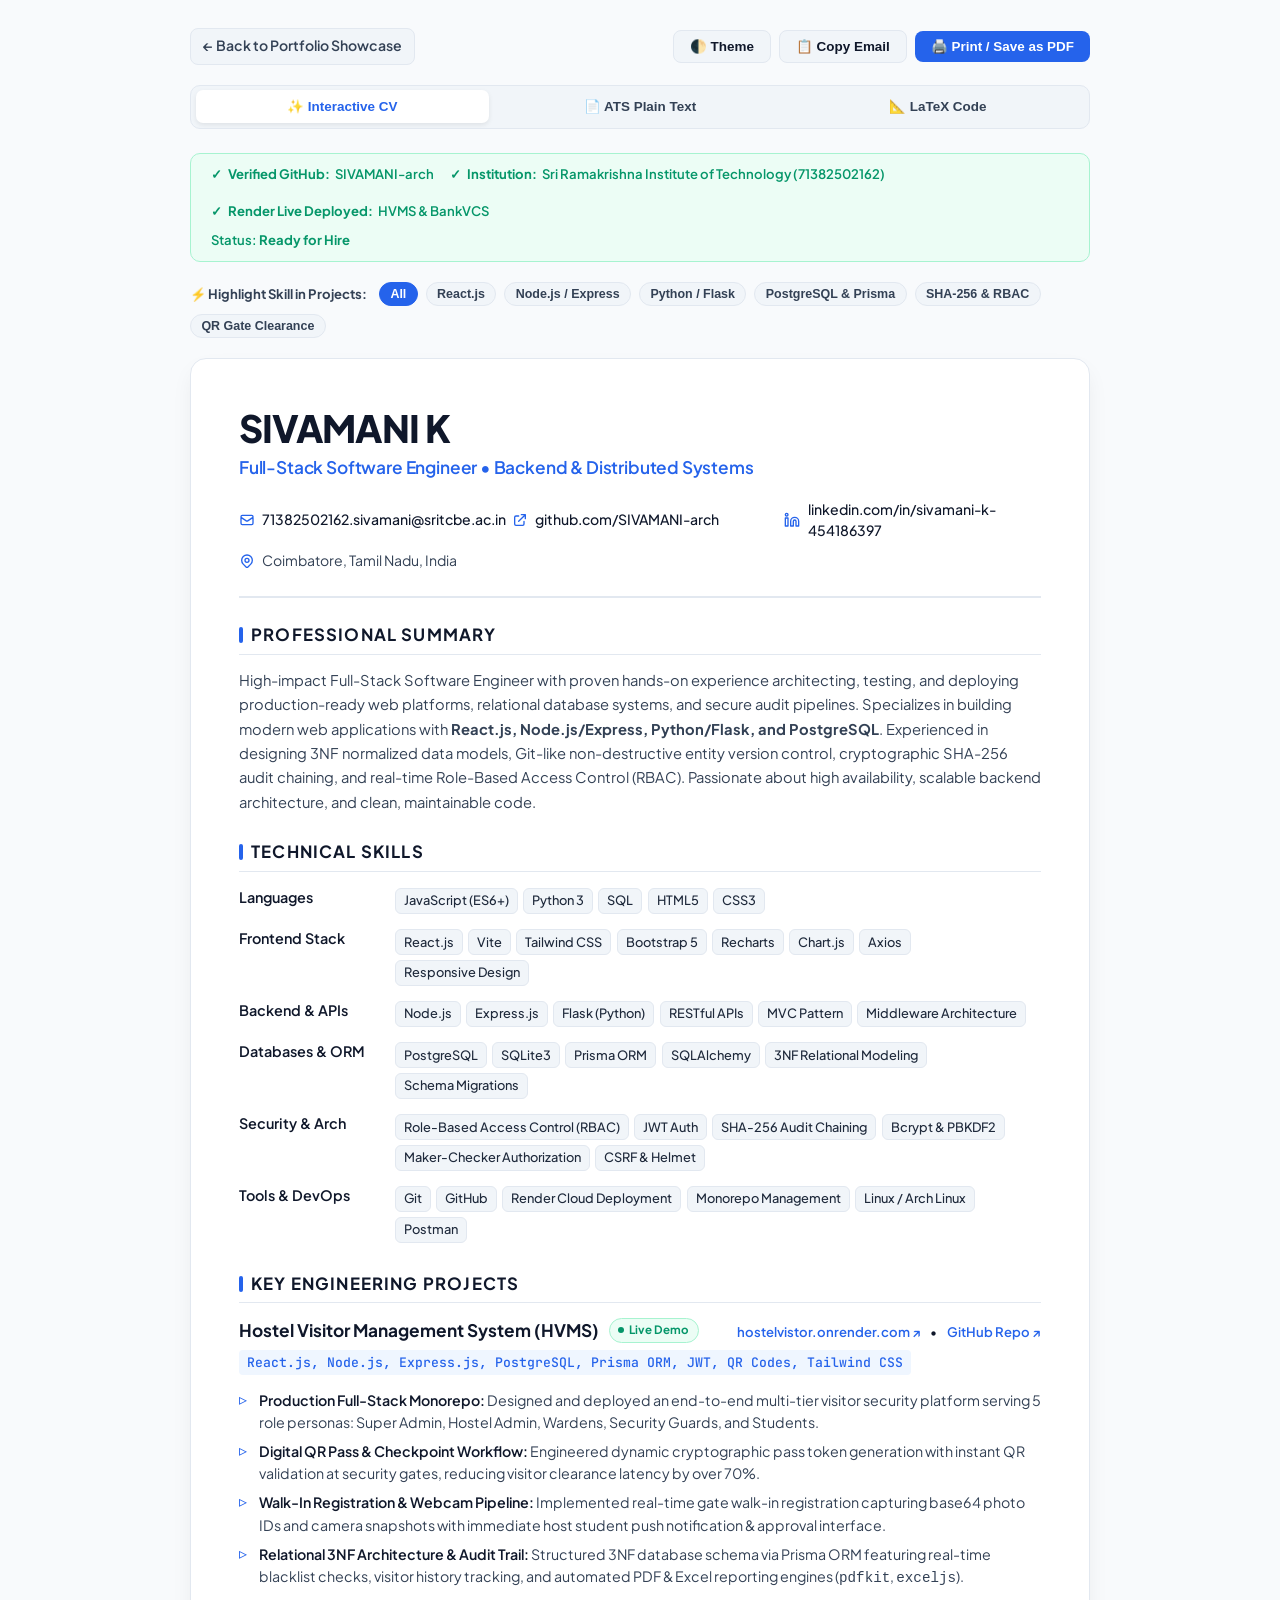
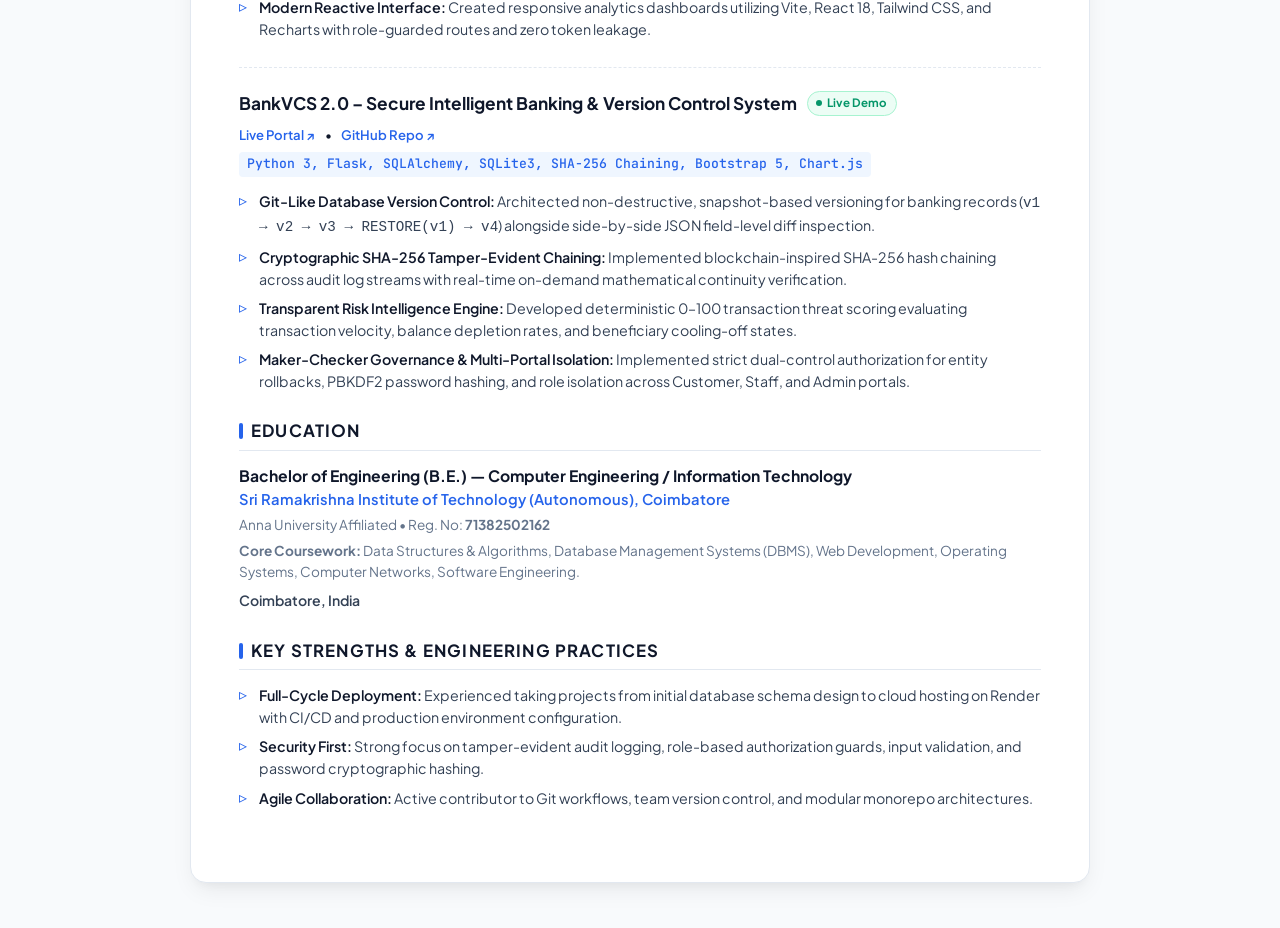
<file: resume/index.html>
<!DOCTYPE html>
<html lang="en" data-theme="light">
<head>
  <meta charset="UTF-8">
  <meta name="viewport" content="width=device-width, initial-scale=1.0">
  <title>Sivamani K - Professional Resume &amp; Interactive CV</title>
  <meta name="description" content="Professional Resume of Sivamani K - Full-Stack Software Engineer with verified production deployments on Render, PostgreSQL, React, and Python Flask.">
  <link rel="preconnect" href="https://fonts.googleapis.com">
  <link rel="preconnect" href="https://fonts.gstatic.com" crossorigin>
  <link href="https://fonts.googleapis.com/css2?family=Plus+Jakarta+Sans:wght@300;400;500;600;700;800&family=JetBrains+Mono:wght@400;500;600&display=swap" rel="stylesheet">
  <style>
    :root {
      --bg: #f8fafc;
      --card-bg: #ffffff;
      --text-main: #0f172a;
      --text-muted: #334155;
      --text-light: #64748b;
      --border: #e2e8f0;
      --primary: #2563eb;
      --primary-dark: #1d4ed8;
      --primary-light: #eff6ff;
      --accent: #0284c7;
      --tag-bg: #f1f5f9;
      --tag-text: #1e293b;
      --success: #059669;
      --success-bg: #ecfdf5;
      --success-border: #a7f3d0;
      --shadow-lg: 0 10px 25px -5px rgba(0, 0, 0, 0.08), 0 8px 10px -6px rgba(0, 0, 0, 0.04);
      --highlight-bg: #fef08a;
      --highlight-border: #facc15;
    }

    [data-theme="dark"] {
      --bg: #090d16;
      --card-bg: #0f172a;
      --text-main: #f8fafc;
      --text-muted: #cbd5e1;
      --text-light: #94a3b8;
      --border: rgba(255, 255, 255, 0.1);
      --primary: #6366f1;
      --primary-dark: #4f46e5;
      --primary-light: rgba(99, 102, 241, 0.15);
      --accent: #38bdf8;
      --tag-bg: rgba(255, 255, 255, 0.06);
      --tag-text: #e2e8f0;
      --success: #34d399;
      --success-bg: rgba(16, 185, 129, 0.15);
      --success-border: rgba(16, 185, 129, 0.35);
      --shadow-lg: 0 15px 35px rgba(0, 0, 0, 0.6);
      --highlight-bg: rgba(234, 179, 8, 0.25);
      --highlight-border: #eab308;
    }

    * { box-sizing: border-box; margin: 0; padding: 0; }

    body {
      font-family: 'Plus Jakarta Sans', -apple-system, BlinkMacSystemFont, "Segoe UI", Roboto, sans-serif;
      background-color: var(--bg);
      color: var(--text-main);
      line-height: 1.55;
      padding: 1.75rem 1rem 3rem 1rem;
      -webkit-font-smoothing: antialiased;
      transition: background-color 0.25s, color 0.25s;
    }

    /* Top Floating Navigation */
    .top-nav {
      max-width: 900px;
      margin: 0 auto 1.25rem auto;
      display: flex;
      justify-content: space-between;
      align-items: center;
      flex-wrap: wrap;
      gap: 0.75rem;
    }

    .back-link {
      display: inline-flex;
      align-items: center;
      gap: 0.4rem;
      color: var(--text-muted);
      text-decoration: none;
      font-size: 0.88rem;
      font-weight: 600;
      padding: 0.4rem 0.75rem;
      border-radius: 8px;
      background: var(--tag-bg);
      border: 1px solid var(--border);
      transition: all 0.2s;
    }

    .back-link:hover {
      color: var(--primary);
      border-color: var(--primary);
    }

    .nav-controls {
      display: flex;
      gap: 0.5rem;
      align-items: center;
    }

    .btn {
      display: inline-flex;
      align-items: center;
      gap: 0.4rem;
      background: var(--primary);
      color: #fff;
      padding: 0.5rem 1rem;
      border-radius: 8px;
      font-size: 0.84rem;
      font-weight: 600;
      text-decoration: none;
      border: none;
      cursor: pointer;
      transition: all 0.2s;
    }

    .btn:hover {
      background: var(--primary-dark);
      transform: translateY(-1px);
    }

    .btn-secondary {
      background: var(--tag-bg);
      color: var(--text-main);
      border: 1px solid var(--border);
    }

    .btn-secondary:hover {
      background: rgba(255, 255, 255, 0.15);
      border-color: var(--primary);
    }

    /* View Switcher Tabs */
    .tab-bar {
      max-width: 900px;
      margin: 0 auto 1.5rem auto;
      display: flex;
      background: var(--tag-bg);
      border: 1px solid var(--border);
      border-radius: 10px;
      padding: 0.3rem;
      gap: 0.3rem;
      overflow-x: auto;
    }

    .tab-btn {
      flex: 1;
      min-width: 140px;
      padding: 0.55rem 0.85rem;
      background: transparent;
      border: none;
      border-radius: 7px;
      font-size: 0.84rem;
      font-weight: 600;
      color: var(--text-muted);
      cursor: pointer;
      display: inline-flex;
      align-items: center;
      justify-content: center;
      gap: 0.4rem;
      transition: all 0.2s;
      white-space: nowrap;
    }

    .tab-btn.active {
      background: var(--card-bg);
      color: var(--primary);
      box-shadow: 0 2px 5px rgba(0, 0, 0, 0.08);
    }

    /* Verification Badge Banner */
    .verification-strip {
      max-width: 900px;
      margin: 0 auto 1.25rem auto;
      background: var(--success-bg);
      border: 1px solid var(--success-border);
      color: var(--success);
      padding: 0.65rem 1.25rem;
      border-radius: 10px;
      font-size: 0.82rem;
      font-weight: 600;
      display: flex;
      align-items: center;
      justify-content: space-between;
      flex-wrap: wrap;
      gap: 0.6rem;
    }

    .verification-items {
      display: flex;
      gap: 1rem;
      flex-wrap: wrap;
    }

    .v-item {
      display: inline-flex;
      align-items: center;
      gap: 0.35rem;
    }

    /* Interactive Skill Filter Bar */
    .skill-filter-bar {
      max-width: 900px;
      margin: 0 auto 1.25rem auto;
      display: flex;
      align-items: center;
      gap: 0.5rem;
      flex-wrap: wrap;
      font-size: 0.82rem;
    }

    .filter-label {
      font-weight: 700;
      color: var(--text-muted);
      margin-right: 0.25rem;
    }

    .filter-chip {
      background: var(--tag-bg);
      border: 1px solid var(--border);
      color: var(--text-muted);
      padding: 0.25rem 0.65rem;
      border-radius: 9999px;
      cursor: pointer;
      font-size: 0.78rem;
      font-weight: 600;
      transition: all 0.15s;
    }

    .filter-chip:hover, .filter-chip.active {
      background: var(--primary);
      color: #fff;
      border-color: var(--primary);
    }

    /* Resume Document Wrapper */
    .resume-container {
      max-width: 900px;
      margin: 0 auto;
      background: var(--card-bg);
      border-radius: 16px;
      padding: 3rem;
      box-shadow: var(--shadow-lg);
      border: 1px solid var(--border);
      position: relative;
    }

    /* Code & Plaintext Viewers */
    .code-view-container {
      max-width: 900px;
      margin: 0 auto;
      background: #0f172a;
      border: 1px solid var(--border);
      border-radius: 14px;
      padding: 1.5rem;
      display: none;
      box-shadow: var(--shadow-lg);
      position: relative;
    }

    .code-view-header {
      display: flex;
      justify-content: space-between;
      align-items: center;
      margin-bottom: 1rem;
      padding-bottom: 0.75rem;
      border-bottom: 1px solid rgba(255, 255, 255, 0.1);
      color: #94a3b8;
      font-family: 'JetBrains Mono', monospace;
      font-size: 0.82rem;
    }

    .code-pre {
      font-family: 'JetBrains Mono', monospace;
      font-size: 0.85rem;
      line-height: 1.6;
      color: #e2e8f0;
      white-space: pre-wrap;
      word-break: break-all;
      max-height: 70vh;
      overflow-y: auto;
    }

    /* Resume Sections Styling */
    .header {
      border-bottom: 2px solid var(--border);
      padding-bottom: 1.5rem;
      margin-bottom: 1.5rem;
    }

    .name-title-row {
      display: flex;
      justify-content: space-between;
      align-items: flex-start;
      flex-wrap: wrap;
      gap: 1rem;
    }

    h1.name {
      font-size: 2.35rem;
      font-weight: 800;
      letter-spacing: -0.03em;
      color: var(--text-main);
      line-height: 1.1;
    }

    .professional-title {
      font-size: 1.08rem;
      font-weight: 600;
      color: var(--primary);
      margin-top: 0.35rem;
      letter-spacing: -0.01em;
    }

    .contact-grid {
      display: grid;
      grid-template-columns: repeat(auto-fit, minmax(210px, 1fr));
      gap: 0.5rem 1rem;
      margin-top: 1.1rem;
      font-size: 0.88rem;
      color: var(--text-muted);
    }

    .contact-item {
      display: flex;
      align-items: center;
      gap: 0.45rem;
    }

    .contact-item a {
      color: var(--text-main);
      text-decoration: none;
      font-weight: 500;
      transition: color 0.15s;
    }

    .contact-item a:hover {
      color: var(--primary);
      text-decoration: underline;
    }

    .contact-item svg {
      width: 16px;
      height: 16px;
      color: var(--primary);
      flex-shrink: 0;
    }

    .section {
      margin-bottom: 1.6rem;
    }

    .section-title {
      font-size: 1.05rem;
      font-weight: 700;
      text-transform: uppercase;
      letter-spacing: 0.07em;
      color: var(--text-main);
      border-bottom: 1.5px solid var(--border);
      padding-bottom: 0.35rem;
      margin-bottom: 0.85rem;
      display: flex;
      align-items: center;
      gap: 0.5rem;
    }

    .section-title span.bar {
      display: inline-block;
      width: 4px;
      height: 16px;
      background: var(--primary);
      border-radius: 2px;
    }

    .summary-text {
      font-size: 0.92rem;
      color: var(--text-muted);
      line-height: 1.65;
    }

    /* Skills Grid */
    .skills-grid {
      display: grid;
      grid-template-columns: 140px 1fr;
      row-gap: 0.65rem;
      column-gap: 1rem;
      font-size: 0.9rem;
    }

    .skill-category {
      font-weight: 600;
      color: var(--text-main);
    }

    .skill-items {
      color: var(--text-muted);
      line-height: 1.5;
    }

    .skill-pill {
      display: inline-block;
      background: var(--tag-bg);
      color: var(--tag-text);
      font-size: 0.8rem;
      padding: 0.15rem 0.5rem;
      border-radius: 6px;
      margin: 0.15rem 0.2rem 0.15rem 0;
      font-weight: 500;
      border: 1px solid var(--border);
    }

    /* Projects */
    .project-card {
      margin-bottom: 1.35rem;
      padding-bottom: 1.25rem;
      border-bottom: 1px dashed var(--border);
    }

    .project-card:last-child {
      margin-bottom: 0;
      padding-bottom: 0;
      border-bottom: none;
    }

    .project-header {
      display: flex;
      justify-content: space-between;
      align-items: baseline;
      flex-wrap: wrap;
      gap: 0.5rem;
      margin-bottom: 0.3rem;
    }

    .project-name-group {
      display: flex;
      align-items: center;
      gap: 0.6rem;
      flex-wrap: wrap;
    }

    .project-name {
      font-size: 1.08rem;
      font-weight: 700;
      color: var(--text-main);
    }

    .badge-live {
      display: inline-flex;
      align-items: center;
      gap: 0.3rem;
      background: var(--success-bg);
      color: var(--success);
      font-size: 0.72rem;
      font-weight: 700;
      padding: 0.15rem 0.55rem;
      border-radius: 9999px;
      border: 1px solid var(--success-border);
      text-decoration: none;
    }

    .badge-live:hover { filter: brightness(0.95); }

    .badge-live::before {
      content: "";
      width: 6px;
      height: 6px;
      background-color: var(--success);
      border-radius: 50%;
      display: inline-block;
    }

    .project-links {
      display: inline-flex;
      gap: 0.6rem;
      font-size: 0.82rem;
    }

    .project-links a {
      color: var(--primary);
      text-decoration: none;
      font-weight: 600;
      display: inline-flex;
      align-items: center;
      gap: 0.25rem;
    }

    .project-links a:hover { text-decoration: underline; }

    .project-tech {
      font-size: 0.82rem;
      font-family: 'JetBrains Mono', monospace;
      color: var(--primary);
      background: var(--primary-light);
      padding: 0.15rem 0.5rem;
      border-radius: 4px;
      display: inline-block;
      margin-bottom: 0.5rem;
      font-weight: 500;
    }

    .bullet-list {
      list-style-type: none;
      padding-left: 0;
      margin-top: 0.35rem;
    }

    .bullet-list li {
      position: relative;
      padding-left: 1.25rem;
      margin-bottom: 0.45rem;
      font-size: 0.89rem;
      color: var(--text-muted);
      line-height: 1.55;
      transition: background 0.2s, padding 0.2s;
      border-radius: 4px;
    }

    .bullet-list li::before {
      content: "▹";
      position: absolute;
      left: 0;
      color: var(--primary);
      font-size: 1rem;
      line-height: 1.3;
    }

    .bullet-list li strong {
      color: var(--text-main);
      font-weight: 600;
    }

    /* Highlighted bullet when filtering skills */
    .bullet-list li.highlighted {
      background: var(--highlight-bg);
      border-left: 3px solid var(--highlight-border);
      padding-left: 1rem;
      color: var(--text-main);
    }

    /* Education */
    .edu-item {
      display: flex;
      justify-content: space-between;
      align-items: flex-start;
      flex-wrap: wrap;
      gap: 0.5rem;
    }

    .edu-degree {
      font-weight: 700;
      font-size: 0.98rem;
      color: var(--text-main);
    }

    .edu-institution {
      font-size: 0.92rem;
      color: var(--primary);
      font-weight: 600;
    }

    .edu-details {
      font-size: 0.85rem;
      color: var(--text-light);
      margin-top: 0.15rem;
    }

    .edu-year {
      font-size: 0.88rem;
      font-weight: 600;
      color: var(--text-muted);
    }

    /* Print Optimization (Strict A4 Paper Output) */
    @media print {
      body {
        background: #ffffff !important;
        color: #000000 !important;
        padding: 0 !important;
      }
      .top-nav, .tab-bar, .verification-strip, .skill-filter-bar, .code-view-container {
        display: none !important;
      }
      .resume-container {
        border: none !important;
        box-shadow: none !important;
        padding: 0.4cm 0.7cm !important;
        max-width: 100% !important;
        margin: 0 !important;
        background: #ffffff !important;
      }
      a {
        text-decoration: none !important;
        color: #000000 !important;
      }
      .badge-live {
        border-color: #888 !important;
        color: #000 !important;
        background: transparent !important;
      }
      .project-tech {
        background: #f1f5f9 !important;
        color: #1e293b !important;
      }
      .section {
        margin-bottom: 1.15rem;
        page-break-inside: avoid;
      }
      .project-card {
        page-break-inside: avoid;
        border-bottom: 1px solid #e2e8f0 !important;
      }
    }
  </style>
</head>
<body>

  <!-- Top Floating Controls -->
  <nav class="top-nav">
    <a href="../index.html" class="back-link">
      <span>← Back to Portfolio Showcase</span>
    </a>

    <div class="nav-controls">
      <button class="btn btn-secondary" onclick="toggleTheme()" id="theme-btn">
        <span>🌓 Theme</span>
      </button>
      <button class="btn btn-secondary" onclick="copyContact()" id="copy-btn">
        <span>📋 Copy Email</span>
      </button>
      <button class="btn" onclick="printResume()">
        <span>🖨️ Print / Save as PDF</span>
      </button>
    </div>
  </nav>

  <!-- View Switcher Tabs -->
  <div class="tab-bar">
    <button class="tab-btn active" onclick="switchView('visual')">
      <span>✨ Interactive CV</span>
    </button>
    <button class="tab-btn" onclick="switchView('plain')">
      <span>📄 ATS Plain Text</span>
    </button>
    <button class="tab-btn" onclick="switchView('latex')">
      <span>📐 LaTeX Code</span>
    </button>
  </div>

  <!-- Verification Strip -->
  <div class="verification-strip" id="verification-strip">
    <div class="verification-items">
      <span class="v-item">✓ <strong>Verified GitHub:</strong> SIVAMANI-arch</span>
      <span class="v-item">✓ <strong>Institution:</strong> Sri Ramakrishna Institute of Technology (71382502162)</span>
      <span class="v-item">✓ <strong>Render Live Deployed:</strong> HVMS &amp; BankVCS</span>
    </div>
    <span>Status: <strong>Ready for Hire</strong></span>
  </div>

  <!-- Interactive Skill Filter Bar -->
  <div class="skill-filter-bar" id="skill-filter-bar">
    <span class="filter-label">⚡ Highlight Skill in Projects:</span>
    <button class="filter-chip active" onclick="filterBySkill('all')">All</button>
    <button class="filter-chip" onclick="filterBySkill('react')">React.js</button>
    <button class="filter-chip" onclick="filterBySkill('node')">Node.js / Express</button>
    <button class="filter-chip" onclick="filterBySkill('python')">Python / Flask</button>
    <button class="filter-chip" onclick="filterBySkill('db')">PostgreSQL &amp; Prisma</button>
    <button class="filter-chip" onclick="filterBySkill('security')">SHA-256 &amp; RBAC</button>
    <button class="filter-chip" onclick="filterBySkill('qr')">QR Gate Clearance</button>
  </div>

  <!-- VIEW 1: Visual Resume Document -->
  <main class="resume-container" id="visual-resume">
    
    <!-- HEADER -->
    <header class="header">
      <div class="name-title-row">
        <div>
          <h1 class="name">SIVAMANI K</h1>
          <div class="professional-title">Full-Stack Software Engineer &bull; Backend &amp; Distributed Systems</div>
        </div>
      </div>

      <div class="contact-grid">
        <div class="contact-item">
          <svg fill="none" stroke="currentColor" viewBox="0 0 24 24"><path stroke-linecap="round" stroke-linejoin="round" stroke-width="2" d="M3 8l7.89 5.26a2 2 0 002.22 0L21 8M5 19h14a2 2 0 002-2V7a2 2 0 00-2-2H5a2 2 0 00-2 2v10a2 2 0 002 2z"></path></svg>
          <a href="mailto:71382502162.sivamani@sritcbe.ac.in" id="primary-email">71382502162.sivamani@sritcbe.ac.in</a>
        </div>
        <div class="contact-item">
          <svg fill="none" stroke="currentColor" viewBox="0 0 24 24"><path stroke-linecap="round" stroke-linejoin="round" stroke-width="2" d="M10 6H6a2 2 0 00-2 2v10a2 2 0 002 2h10a2 2 0 002-2v-4M14 4h6m0 0v6m0-6L10 14"></path></svg>
          <a href="https://github.com/SIVAMANI-arch" target="_blank" rel="noopener">github.com/SIVAMANI-arch</a>
        </div>
        <div class="contact-item">
          <svg fill="none" stroke="currentColor" viewBox="0 0 24 24"><path stroke-linecap="round" stroke-linejoin="round" stroke-width="2" d="M16 8a6 6 0 016 6v7h-4v-7a2 2 0 00-2-2 2 2 0 00-2 2v7h-4v-7a6 6 0 016-6zM2 9h4v12H2z"></path><circle cx="4" cy="4" r="2" stroke-width="2"></circle></svg>
          <a href="https://www.linkedin.com/in/sivamani-k-454186397/" target="_blank" rel="noopener">linkedin.com/in/sivamani-k-454186397</a>
        </div>
        <div class="contact-item">
          <svg fill="none" stroke="currentColor" viewBox="0 0 24 24"><path stroke-linecap="round" stroke-linejoin="round" stroke-width="2" d="M17.657 16.657L13.414 20.9a1.998 1.998 0 01-2.827 0l-4.244-4.243a8 8 0 1111.314 0z"></path><path stroke-linecap="round" stroke-linejoin="round" stroke-width="2" d="M15 11a3 3 0 11-6 0 3 3 0 016 0z"></path></svg>
          <span>Coimbatore, Tamil Nadu, India</span>
        </div>
      </div>
    </header>

    <!-- PROFESSIONAL SUMMARY -->
    <section class="section">
      <div class="section-title"><span class="bar"></span>Professional Summary</div>
      <p class="summary-text">
        High-impact Full-Stack Software Engineer with proven hands-on experience architecting, testing, and deploying production-ready web platforms, relational database systems, and secure audit pipelines. Specializes in building modern web applications with <strong>React.js, Node.js/Express, Python/Flask, and PostgreSQL</strong>. Experienced in designing 3NF normalized data models, Git-like non-destructive entity version control, cryptographic SHA-256 audit chaining, and real-time Role-Based Access Control (RBAC). Passionate about high availability, scalable backend architecture, and clean, maintainable code.
      </p>
    </section>

    <!-- TECHNICAL SKILLS -->
    <section class="section">
      <div class="section-title"><span class="bar"></span>Technical Skills</div>
      <div class="skills-grid">
        <div class="skill-category">Languages</div>
        <div class="skill-items">
          <span class="skill-pill">JavaScript (ES6+)</span>
          <span class="skill-pill">Python 3</span>
          <span class="skill-pill">SQL</span>
          <span class="skill-pill">HTML5</span>
          <span class="skill-pill">CSS3</span>
        </div>

        <div class="skill-category">Frontend Stack</div>
        <div class="skill-items">
          <span class="skill-pill">React.js</span>
          <span class="skill-pill">Vite</span>
          <span class="skill-pill">Tailwind CSS</span>
          <span class="skill-pill">Bootstrap 5</span>
          <span class="skill-pill">Recharts</span>
          <span class="skill-pill">Chart.js</span>
          <span class="skill-pill">Axios</span>
          <span class="skill-pill">Responsive Design</span>
        </div>

        <div class="skill-category">Backend &amp; APIs</div>
        <div class="skill-items">
          <span class="skill-pill">Node.js</span>
          <span class="skill-pill">Express.js</span>
          <span class="skill-pill">Flask (Python)</span>
          <span class="skill-pill">RESTful APIs</span>
          <span class="skill-pill">MVC Pattern</span>
          <span class="skill-pill">Middleware Architecture</span>
        </div>

        <div class="skill-category">Databases &amp; ORM</div>
        <div class="skill-items">
          <span class="skill-pill">PostgreSQL</span>
          <span class="skill-pill">SQLite3</span>
          <span class="skill-pill">Prisma ORM</span>
          <span class="skill-pill">SQLAlchemy</span>
          <span class="skill-pill">3NF Relational Modeling</span>
          <span class="skill-pill">Schema Migrations</span>
        </div>

        <div class="skill-category">Security &amp; Arch</div>
        <div class="skill-items">
          <span class="skill-pill">Role-Based Access Control (RBAC)</span>
          <span class="skill-pill">JWT Auth</span>
          <span class="skill-pill">SHA-256 Audit Chaining</span>
          <span class="skill-pill">Bcrypt &amp; PBKDF2</span>
          <span class="skill-pill">Maker-Checker Authorization</span>
          <span class="skill-pill">CSRF &amp; Helmet</span>
        </div>

        <div class="skill-category">Tools &amp; DevOps</div>
        <div class="skill-items">
          <span class="skill-pill">Git</span>
          <span class="skill-pill">GitHub</span>
          <span class="skill-pill">Render Cloud Deployment</span>
          <span class="skill-pill">Monorepo Management</span>
          <span class="skill-pill">Linux / Arch Linux</span>
          <span class="skill-pill">Postman</span>
        </div>
      </div>
    </section>

    <!-- FEATURED PROJECTS -->
    <section class="section">
      <div class="section-title"><span class="bar"></span>Key Engineering Projects</div>

      <!-- Project 1 -->
      <div class="project-card">
        <div class="project-header">
          <div class="project-name-group">
            <span class="project-name">Hostel Visitor Management System (HVMS)</span>
            <a href="https://hostelvistor.onrender.com/login" target="_blank" rel="noopener" class="badge-live">Live Demo</a>
          </div>
          <div class="project-links">
            <a href="https://hostelvistor.onrender.com/login" target="_blank" rel="noopener">hostelvistor.onrender.com ↗</a>
            <span>&bull;</span>
            <a href="https://github.com/SIVAMANI-arch/Hostelvistor" target="_blank" rel="noopener">GitHub Repo ↗</a>
          </div>
        </div>
        <div class="project-tech">React.js, Node.js, Express.js, PostgreSQL, Prisma ORM, JWT, QR Codes, Tailwind CSS</div>
        <ul class="bullet-list">
          <li data-skills="node security"><strong>Production Full-Stack Monorepo:</strong> Designed and deployed an end-to-end multi-tier visitor security platform serving 5 role personas: Super Admin, Hostel Admin, Wardens, Security Guards, and Students.</li>
          <li data-skills="qr security"><strong>Digital QR Pass &amp; Checkpoint Workflow:</strong> Engineered dynamic cryptographic pass token generation with instant QR validation at security gates, reducing visitor clearance latency by over 70%.</li>
          <li data-skills="react node"><strong>Walk-In Registration &amp; Webcam Pipeline:</strong> Implemented real-time gate walk-in registration capturing base64 photo IDs and camera snapshots with immediate host student push notification &amp; approval interface.</li>
          <li data-skills="db security"><strong>Relational 3NF Architecture &amp; Audit Trail:</strong> Structured 3NF database schema via Prisma ORM featuring real-time blacklist checks, visitor history tracking, and automated PDF &amp; Excel reporting engines (<code>pdfkit</code>, <code>exceljs</code>).</li>
          <li data-skills="react"><strong>Modern Reactive Interface:</strong> Created responsive analytics dashboards utilizing Vite, React 18, Tailwind CSS, and Recharts with role-guarded routes and zero token leakage.</li>
        </ul>
      </div>

      <!-- Project 2 -->
      <div class="project-card">
        <div class="project-header">
          <div class="project-name-group">
            <span class="project-name">BankVCS 2.0 – Secure Intelligent Banking &amp; Version Control System</span>
            <a href="https://banking-application-version-control-4.onrender.com/" target="_blank" rel="noopener" class="badge-live">Live Demo</a>
          </div>
          <div class="project-links">
            <a href="https://banking-application-version-control-4.onrender.com/" target="_blank" rel="noopener">Live Portal ↗</a>
            <span>&bull;</span>
            <a href="https://github.com/71382502157shreka-lgtm/banking-application-version-control" target="_blank" rel="noopener">GitHub Repo ↗</a>
          </div>
        </div>
        <div class="project-tech">Python 3, Flask, SQLAlchemy, SQLite3, SHA-256 Chaining, Bootstrap 5, Chart.js</div>
        <ul class="bullet-list">
          <li data-skills="python db"><strong>Git-Like Database Version Control:</strong> Architected non-destructive, snapshot-based versioning for banking records (<code>v1 → v2 → v3 → RESTORE(v1) → v4</code>) alongside side-by-side JSON field-level diff inspection.</li>
          <li data-skills="security python"><strong>Cryptographic SHA-256 Tamper-Evident Chaining:</strong> Implemented blockchain-inspired SHA-256 hash chaining across audit log streams with real-time on-demand mathematical continuity verification.</li>
          <li data-skills="python security"><strong>Transparent Risk Intelligence Engine:</strong> Developed deterministic 0–100 transaction threat scoring evaluating transaction velocity, balance depletion rates, and beneficiary cooling-off states.</li>
          <li data-skills="security python"><strong>Maker-Checker Governance &amp; Multi-Portal Isolation:</strong> Implemented strict dual-control authorization for entity rollbacks, PBKDF2 password hashing, and role isolation across Customer, Staff, and Admin portals.</li>
        </ul>
      </div>

    </section>

    <!-- EDUCATION -->
    <section class="section">
      <div class="section-title"><span class="bar"></span>Education</div>
      <div class="edu-item">
        <div>
          <div class="edu-degree">Bachelor of Engineering (B.E.) &mdash; Computer Engineering / Information Technology</div>
          <div class="edu-institution">Sri Ramakrishna Institute of Technology (Autonomous), Coimbatore</div>
          <div class="edu-details">Anna University Affiliated &bull; Reg. No: <strong>71382502162</strong></div>
          <div class="edu-details" style="margin-top: 0.35rem;">
            <strong>Core Coursework:</strong> Data Structures &amp; Algorithms, Database Management Systems (DBMS), Web Development, Operating Systems, Computer Networks, Software Engineering.
          </div>
        </div>
        <div class="edu-year">Coimbatore, India</div>
      </div>
    </section>

    <!-- STRENGTHS & HIGHLIGHTS -->
    <section class="section">
      <div class="section-title"><span class="bar"></span>Key Strengths &amp; Engineering Practices</div>
      <ul class="bullet-list">
        <li><strong>Full-Cycle Deployment:</strong> Experienced taking projects from initial database schema design to cloud hosting on Render with CI/CD and production environment configuration.</li>
        <li><strong>Security First:</strong> Strong focus on tamper-evident audit logging, role-based authorization guards, input validation, and password cryptographic hashing.</li>
        <li><strong>Agile Collaboration:</strong> Active contributor to Git workflows, team version control, and modular monorepo architectures.</li>
      </ul>
    </section>

  </main>

  <!-- VIEW 2: ATS Plain Text Markdown View -->
  <section class="code-view-container" id="plain-view">
    <div class="code-view-header">
      <span>Plain Text ATS Markdown Resume</span>
      <button class="btn btn-sm btn-secondary" onclick="copyPlaintext()">📋 Copy All Text</button>
    </div>
    <pre class="code-pre" id="plain-content"># SIVAMANI K
Full-Stack Software Engineer | Backend &amp; Distributed Systems Enthusiast
Coimbatore, Tamil Nadu, India | 71382502162.sivamani@sritcbe.ac.in
GitHub: https://github.com/SIVAMANI-arch | LinkedIn: https://www.linkedin.com/in/sivamani-k-454186397

--------------------------------------------------------------------------------

PROFESSIONAL SUMMARY
Results-driven Full-Stack Software Engineer with proven hands-on expertise architecting, testing, and deploying production-grade web systems, relational databases, and secure audit pipelines. Core competencies in React.js, Node.js/Express, Python/Flask, and PostgreSQL. Architect of live-deployed platforms including a Hostel Visitor Management System (HVMS) (deployed on Render, featuring multi-role RBAC, dynamic QR gate passes, 3NF schema, and audit logs) and contributor to BankVCS 2.0 (featuring Git-like database entity version control and tamper-evident SHA-256 audit chaining). Adept at building scalable RESTful architectures, enforcing robust cybersecurity standards, and shipping responsive user interfaces.

--------------------------------------------------------------------------------

TECHNICAL SKILLS
- Programming Languages: JavaScript (ES6+), Python 3, SQL (PostgreSQL, SQLite), HTML5, CSS3
- Frontend Stack: React.js, Vite, Tailwind CSS, Bootstrap 5, Recharts, Chart.js, Lucide Icons, Axios, Responsive Web Design
- Backend &amp; APIs: Node.js, Express.js, Flask (Python), RESTful API Design, MVC Pattern, Middleware Architecture
- Databases &amp; ORMs: PostgreSQL, SQLite3, Prisma ORM, SQLAlchemy, 3NF Schema Normalization, Migrations
- Security &amp; System Design: Role-Based Access Control (RBAC), JWT Authentication, SHA-256 Cryptographic Hash Chaining, PBKDF2 / BCrypt, Maker-Checker Dual-Authorization, CSRF Protection, Helmet
- DevOps &amp; Developer Tools: Git, GitHub, Render (Production Cloud Hosting), Monorepo Architecture, Linux / Arch Linux, Postman, Vite, Pytest

--------------------------------------------------------------------------------

KEY ENGINEERING PROJECTS

1. Hostel Visitor Management System (HVMS) | Full-Stack Developer
Tech Stack: React.js, Node.js, Express.js, PostgreSQL, Prisma ORM, JWT, QR Codes, Tailwind CSS
Live Production App: https://hostelvistor.onrender.com/login | GitHub: https://github.com/SIVAMANI-arch/Hostelvistor
- Production-Grade Monorepo: Architected and deployed an end-to-end multi-role web platform serving 5 personas (Super Admin, Hostel Admin, Wardens, Security Guards, and Students) with strict RBAC boundary isolation.
- Dynamic QR Code Pass System: Engineered dynamic cryptographic pass token generation with instant QR validation at security gates, reducing visitor clearance latency by over 70% and removing manual paper registers.
- Real-Time Walk-In &amp; Photo Verification: Built a gate walk-in registration pipeline capturing webcam ID snapshots and sending push notifications to host students for live approve/deny decisions.
- 3NF Normalized Relational Database: Designed a PostgreSQL schema with Prisma ORM to track visit history, enforce blacklist rules, and stream audit logs with automated PDF/Excel reporting (pdfkit, exceljs).
- Modern Responsive Dashboard: Created a high-performance UI using Vite, React 18, Tailwind CSS, and Recharts analytics with zero credential leakage.

2. BankVCS 2.0 – Secure Intelligent Banking &amp; Version Control System
Tech Stack: Python 3, Flask 3, SQLAlchemy, SQLite3, SHA-256 Chaining, Bootstrap 5, Chart.js
Live Production App: https://banking-application-version-control-4.onrender.com/ | GitHub: https://github.com/71382502157shreka-lgtm/banking-application-version-control
- Git-Like Entity Version Control: Architected non-destructive, snapshot-based versioning for banking records (v1 -> v2 -> v3 -> RESTORE(v1) -> v4) with side-by-side JSON field-level diff inspection.
- Cryptographic SHA-256 Audit Chaining: Implemented blockchain-style SHA-256 hash chaining across audit log streams with real-time on-demand mathematical continuity verification.
- Rule-Based Risk Intelligence: Built a deterministic 0-100 transaction threat scoring engine evaluating transfer velocity, balance depletion rates, and beneficiary cooling-off states.
- Maker-Checker Governance: Enforced administrative dual-control authorization for rollbacks, active session management, PBKDF2 password hashing, and role isolation across Customer, Staff, and Admin portals.

--------------------------------------------------------------------------------

EDUCATION
Sri Ramakrishna Institute of Technology (Autonomous), Coimbatore, Tamil Nadu
Bachelor of Engineering (B.E.)
- Anna University Affiliated | Register No: 71382502162
- Core Coursework: Data Structures &amp; Algorithms, Database Management Systems (DBMS), Object-Oriented Programming, Web Technologies, Operating Systems, Computer Networks, Software Engineering.
    </pre>
  </section>

  <!-- VIEW 3: LaTeX Code View -->
  <section class="code-view-container" id="latex-view">
    <div class="code-view-header">
      <span>Overleaf / LaTeX Template (Jake's Resume Style)</span>
      <button class="btn btn-sm btn-secondary" onclick="copyLatex()">📋 Copy LaTeX Code</button>
    </div>
    <pre class="code-pre" id="latex-content">\documentclass[letterpaper,11pt]{article}
\usepackage{latexsym}
\usepackage[empty]{fullpage}
\usepackage{titlesec}
\usepackage{marvosym}
\usepackage[usenames,dvipsnames]{color}
\usepackage{enumitem}
\usepackage[hidelinks]{hyperref}

\pagestyle{fancy}
\fancyhf{}
\renewcommand{\headrulewidth}{0pt}
\renewcommand{\footrulewidth}{0pt}

\addtolength{\oddsidemargin}{-0.5in}
\addtolength{\evensidemargin}{-0.5in}
\addtolength{\textwidth}{1in}
\addtolength{\topmargin}{-.5in}
\addtolength{\textheight}{1.0in}

\begin{document}

\begin{center}
    \textbf{\Huge \scshape Sivamani K} \\ \vspace{2pt}
    \small Coimbatore, Tamil Nadu, India $|$ \href{mailto:71382502162.sivamani@sritcbe.ac.in}{\underline{71382502162.sivamani@sritcbe.ac.in}} \\
    \href{https://github.com/SIVAMANI-arch}{\underline{github.com/SIVAMANI-arch}} $|$
    \href{https://www.linkedin.com/in/sivamani-k-454186397/}{\underline{linkedin.com/in/sivamani-k-454186397}} $|$
    \href{https://hostelvistor.onrender.com/login}{\underline{hostelvistor.onrender.com}}
\end{center}

\section{Education}
  \resumeSubHeadingListStart
    \resumeSubheading
      {Sri Ramakrishna Institute of Technology (Autonomous)}{Coimbatore, India}
      {Bachelor of Engineering (B.E.) -- Anna University (Reg: 71382502162)}{Expected 2026/2027}
  \resumeSubHeadingListEnd

\section{Key Projects}
  \resumeSubHeadingListStart
    \resumeProjectHeading
      {\textbf{Hostel Visitor Management System} $|$ \emph{React, Node, PostgreSQL, Prisma, QR}}{Live: \href{https://hostelvistor.onrender.com/login}{Render}}
    \resumeProjectHeading
      {\textbf{BankVCS 2.0 -- Banking \& Version Control} $|$ \emph{Python, Flask, SQLAlchemy, SHA-256}}{Live: \href{https://banking-application-version-control-4.onrender.com/}{Render}}
  \resumeSubHeadingListEnd

\end{document}</pre>
  </section>

  <script>
    // Tab switching
    function switchView(view) {
      document.querySelectorAll('.tab-btn').forEach(b => b.classList.remove('active'));
      const visual = document.getElementById('visual-resume');
      const plain = document.getElementById('plain-view');
      const latex = document.getElementById('latex-view');
      const filters = document.getElementById('skill-filter-bar');
      const strip = document.getElementById('verification-strip');

      visual.style.display = 'none';
      plain.style.display = 'none';
      latex.style.display = 'none';

      if (view === 'visual') {
        visual.style.display = 'block';
        filters.style.display = 'flex';
        strip.style.display = 'flex';
        document.querySelectorAll('.tab-btn')[0].classList.add('active');
      } else if (view === 'plain') {
        plain.style.display = 'block';
        filters.style.display = 'none';
        strip.style.display = 'none';
        document.querySelectorAll('.tab-btn')[1].classList.add('active');
      } else if (view === 'latex') {
        latex.style.display = 'block';
        filters.style.display = 'none';
        strip.style.display = 'none';
        document.querySelectorAll('.tab-btn')[2].classList.add('active');
      }
    }

    // Interactive Skill Highlighting
    function filterBySkill(skill) {
      document.querySelectorAll('.filter-chip').forEach(c => c.classList.remove('active'));
      event.target.classList.add('active');

      const bullets = document.querySelectorAll('.bullet-list li[data-skills]');
      bullets.forEach(b => {
        b.classList.remove('highlighted');
        if (skill === 'all') return;
        const skills = b.getAttribute('data-skills') || '';
        if (skills.includes(skill)) {
          b.classList.add('highlighted');
        }
      });
    }

    // Print helper
    function printResume() {
      switchView('visual');
      window.print();
    }

    // Theme Toggle
    function toggleTheme() {
      const root = document.documentElement;
      const current = root.getAttribute('data-theme');
      root.setAttribute('data-theme', current === 'dark' ? 'light' : 'dark');
    }

    // Copying helpers
    function copyContact() {
      const email = document.getElementById('primary-email').innerText;
      navigator.clipboard.writeText(email).then(() => {
        alert("Email copied: " + email);
      });
    }

    function copyPlaintext() {
      const txt = document.getElementById('plain-content').innerText;
      navigator.clipboard.writeText(txt).then(() => {
        alert("Plain text ATS resume copied to clipboard!");
      });
    }

    function copyLatex() {
      const txt = document.getElementById('latex-content').innerText;
      navigator.clipboard.writeText(txt).then(() => {
        alert("LaTeX source code copied to clipboard!");
      });
    }
  </script>
</body>
</html>
</file>
<file: style.css>
/* Modern Portfolio Stylesheet - Sivamani K (Enhanced & Unique) */

:root {
  /* Color Palette - Dark Theme (Default) */
  --bg-main: #090d16;
  --bg-alt: #0d1424;
  --card-bg: rgba(18, 26, 44, 0.72);
  --card-border: rgba(255, 255, 255, 0.08);
  --card-hover-border: rgba(99, 102, 241, 0.5);
  
  --text-main: #f8fafc;
  --text-muted: #94a3b8;
  --text-dim: #64748b;
  
  --primary: #6366f1;
  --primary-hover: #4f46e5;
  --primary-glow: rgba(99, 102, 241, 0.25);
  --secondary: #0ea5e9;
  --accent: #38bdf8;
  --success: #10b981;
  --success-glow: rgba(16, 185, 129, 0.2);
  --warning: #f59e0b;
  --danger: #ef4444;
  
  --nav-bg: rgba(9, 13, 22, 0.85);
  --tag-bg: rgba(255, 255, 255, 0.05);
  --tag-text: #cbd5e1;
  
  --terminal-bg: #030712;
  --shadow-card: 0 10px 25px -5px rgba(0, 0, 0, 0.5), 0 8px 10px -6px rgba(0, 0, 0, 0.5);
  --shadow-glow: 0 0 35px rgba(99, 102, 241, 0.22);
}

[data-theme="light"] {
  --bg-main: #f8fafc;
  --bg-alt: #f1f5f9;
  --card-bg: #ffffff;
  --card-border: #e2e8f0;
  --card-hover-border: rgba(79, 70, 229, 0.5);
  
  --text-main: #0f172a;
  --text-muted: #475569;
  --text-dim: #94a3b8;
  
  --primary: #4f46e5;
  --primary-hover: #4338ca;
  --primary-glow: rgba(79, 70, 229, 0.15);
  --secondary: #0284c7;
  --accent: #0284c7;
  --success: #059669;
  --success-glow: rgba(5, 150, 105, 0.15);
  --warning: #d97706;
  --danger: #dc2626;
  
  --nav-bg: rgba(255, 255, 255, 0.9);
  --tag-bg: #f1f5f9;
  --tag-text: #334155;
  
  --terminal-bg: #0f172a;
  --shadow-card: 0 10px 25px -5px rgba(0, 0, 0, 0.06), 0 8px 10px -6px rgba(0, 0, 0, 0.04);
  --shadow-glow: 0 0 25px rgba(79, 70, 229, 0.12);
}

/* Base Reset */
* {
  box-sizing: border-box;
  margin: 0;
  padding: 0;
}

html {
  scroll-behavior: smooth;
  font-size: 16px;
}

body {
  font-family: 'Plus Jakarta Sans', -apple-system, BlinkMacSystemFont, "Segoe UI", Roboto, sans-serif;
  background-color: var(--bg-main);
  color: var(--text-main);
  line-height: 1.6;
  overflow-x: hidden;
  transition: background-color 0.3s ease, color 0.3s ease;
  -webkit-font-smoothing: antialiased;
  position: relative;
}

/* Ambient Canvas */
#ambient-canvas {
  position: fixed;
  top: 0;
  left: 0;
  width: 100vw;
  height: 100vh;
  pointer-events: none;
  z-index: 0;
  opacity: 0.65;
}

.container {
  width: 100%;
  max-width: 1160px;
  margin: 0 auto;
  padding: 0 1.5rem;
  position: relative;
  z-index: 1;
}

/* Typography Helpers */
.gradient-text {
  background: linear-gradient(135deg, var(--primary) 0%, var(--secondary) 50%, #a855f7 100%);
  -webkit-background-clip: text;
  -webkit-text-fill-color: transparent;
}

/* Buttons */
.btn {
  display: inline-flex;
  align-items: center;
  gap: 0.5rem;
  font-size: 0.92rem;
  font-weight: 600;
  padding: 0.65rem 1.25rem;
  border-radius: 10px;
  text-decoration: none;
  border: 1px solid transparent;
  cursor: pointer;
  transition: all 0.2s cubic-bezier(0.4, 0, 0.2, 1);
  white-space: nowrap;
}

.btn-primary {
  background: var(--primary);
  color: #ffffff;
  box-shadow: 0 4px 14px var(--primary-glow);
}

.btn-primary:hover {
  background: var(--primary-hover);
  transform: translateY(-2px);
  box-shadow: 0 6px 20px var(--primary-glow);
}

.btn-accent-glow {
  background: rgba(14, 165, 233, 0.12);
  color: var(--accent);
  border: 1px solid rgba(14, 165, 233, 0.4);
  box-shadow: 0 0 15px rgba(14, 165, 233, 0.15);
}

.btn-accent-glow:hover {
  background: rgba(14, 165, 233, 0.22);
  border-color: var(--accent);
  transform: translateY(-2px);
  box-shadow: 0 0 25px rgba(14, 165, 233, 0.3);
}

.btn-secondary {
  background: var(--tag-bg);
  color: var(--text-main);
  border: 1px solid var(--card-border);
}

.btn-secondary:hover {
  background: rgba(255, 255, 255, 0.1);
  border-color: var(--primary);
  transform: translateY(-2px);
}

.btn-outline {
  background: transparent;
  color: var(--text-main);
  border: 1px solid var(--card-border);
}

.btn-outline:hover {
  border-color: var(--primary);
  color: var(--primary);
}

.btn-sm {
  font-size: 0.82rem;
  padding: 0.45rem 0.9rem;
  border-radius: 8px;
}

.btn-icon-only {
  padding: 0.65rem;
  background: var(--tag-bg);
  border: 1px solid var(--card-border);
  color: var(--text-main);
  border-radius: 10px;
}

.btn-icon-only:hover {
  color: var(--primary);
  border-color: var(--primary);
  transform: translateY(-2px);
}

.btn-icon {
  background: transparent;
  border: none;
  cursor: pointer;
  color: var(--text-muted);
  padding: 0.5rem;
  border-radius: 8px;
  display: flex;
  align-items: center;
  justify-content: center;
  transition: all 0.2s;
}

.btn-icon:hover {
  color: var(--primary);
  background: var(--tag-bg);
}

.btn-icon svg {
  width: 20px;
  height: 20px;
}

/* Navbar */
.navbar-wrapper {
  position: sticky;
  top: 0;
  z-index: 1000;
  background: var(--nav-bg);
  backdrop-filter: blur(12px);
  -webkit-backdrop-filter: blur(12px);
  border-bottom: 1px solid var(--card-border);
}

.navbar {
  display: flex;
  align-items: center;
  justify-content: space-between;
  height: 70px;
}

.nav-logo {
  font-size: 1.25rem;
  font-weight: 800;
  text-decoration: none;
  color: var(--text-main);
  letter-spacing: -0.02em;
  display: flex;
  align-items: center;
}

.logo-bracket { color: var(--primary); }
.logo-accent { color: var(--secondary); }

.nav-menu {
  display: flex;
  gap: 1.75rem;
  align-items: center;
}

.nav-link {
  font-size: 0.9rem;
  font-weight: 500;
  color: var(--text-muted);
  text-decoration: none;
  transition: color 0.2s;
  display: inline-flex;
  align-items: center;
  gap: 0.35rem;
}

.nav-link:hover { color: var(--primary); }

.nav-hot {
  font-size: 0.65rem;
  font-weight: 700;
  background: #ef4444;
  color: #fff;
  padding: 0.1rem 0.4rem;
  border-radius: 9999px;
  text-transform: uppercase;
}

.nav-actions {
  display: flex;
  align-items: center;
  gap: 0.75rem;
}

/* Command Palette Pill */
.cmd-pill {
  display: inline-flex;
  align-items: center;
  gap: 0.4rem;
  background: var(--tag-bg);
  border: 1px solid var(--card-border);
  padding: 0.38rem 0.75rem;
  border-radius: 8px;
  color: var(--text-muted);
  font-size: 0.8rem;
  cursor: pointer;
  transition: all 0.2s;
}

.cmd-pill:hover {
  border-color: var(--primary);
  color: var(--text-main);
}

.cmd-pill kbd {
  font-family: 'JetBrains Mono', monospace;
  font-size: 0.68rem;
  background: rgba(255, 255, 255, 0.1);
  padding: 0.1rem 0.3rem;
  border-radius: 4px;
}

/* Sun/Moon Theme Toggle Icons */
[data-theme="dark"] .sun-icon { display: block; }
[data-theme="dark"] .moon-icon { display: none; }
[data-theme="light"] .sun-icon { display: none; }
[data-theme="light"] .moon-icon { display: block; }

/* Mobile Toggle */
.mobile-toggle {
  display: none;
  flex-direction: column;
  gap: 5px;
  background: none;
  border: none;
  cursor: pointer;
  padding: 0.5rem;
}

.mobile-toggle span {
  width: 22px;
  height: 2px;
  background-color: var(--text-main);
  transition: all 0.3s ease;
}

/* Hero Section */
.hero-section {
  padding: 5rem 0 3.5rem 0;
  position: relative;
}

.hero-container {
  display: flex;
  flex-direction: column;
  gap: 3.5rem;
}

.hero-content { max-width: 840px; }

.status-badge {
  display: inline-flex;
  align-items: center;
  gap: 0.5rem;
  background: var(--tag-bg);
  border: 1px solid var(--card-border);
  padding: 0.35rem 0.85rem;
  border-radius: 9999px;
  font-size: 0.82rem;
  font-weight: 600;
  color: var(--text-muted);
  margin-bottom: 1.5rem;
}

.status-dot {
  width: 8px;
  height: 8px;
  background-color: #10b981;
  border-radius: 50%;
  box-shadow: 0 0 10px #10b981;
  animation: pulse 2s infinite;
}

@keyframes pulse {
  0% { transform: scale(0.95); box-shadow: 0 0 0 0 rgba(16, 185, 129, 0.7); }
  70% { transform: scale(1); box-shadow: 0 0 0 8px rgba(16, 185, 129, 0); }
  100% { transform: scale(0.95); box-shadow: 0 0 0 0 rgba(16, 185, 129, 0); }
}

.hero-title {
  font-size: 3.35rem;
  font-weight: 800;
  letter-spacing: -0.03em;
  line-height: 1.15;
  margin-bottom: 1.25rem;
}

.hero-subtitle {
  font-size: 1.14rem;
  color: var(--text-muted);
  line-height: 1.65;
  margin-bottom: 2rem;
}

.hero-cta-group {
  display: flex;
  align-items: center;
  gap: 0.85rem;
  flex-wrap: wrap;
}

/* Metrics Grid */
.metrics-grid {
  display: grid;
  grid-template-columns: repeat(auto-fit, minmax(220px, 1fr));
  gap: 1.25rem;
}

.metric-card {
  background: var(--card-bg);
  border: 1px solid var(--card-border);
  border-radius: 14px;
  padding: 1.5rem;
  backdrop-filter: blur(12px);
  box-shadow: var(--shadow-card);
  transition: transform 0.2s, border-color 0.2s;
}

.metric-card:hover {
  transform: translateY(-3px);
  border-color: var(--card-hover-border);
}

.metric-num {
  font-size: 2.25rem;
  font-weight: 800;
  font-family: 'JetBrains Mono', monospace;
  color: var(--primary);
  line-height: 1;
  margin-bottom: 0.4rem;
}

.metric-label {
  font-size: 0.95rem;
  font-weight: 700;
  color: var(--text-main);
  margin-bottom: 0.2rem;
}

.metric-desc {
  font-size: 0.8rem;
  color: var(--text-dim);
}

/* Section Common Styling */
.section-padding { padding: 5rem 0; }
.bg-alt { background-color: var(--bg-alt); }
.section-header { margin-bottom: 3rem; }

.section-tag {
  display: inline-block;
  font-size: 0.8rem;
  font-weight: 700;
  letter-spacing: 0.08em;
  text-transform: uppercase;
  color: var(--primary);
  margin-bottom: 0.5rem;
}

.section-title {
  font-size: 2.25rem;
  font-weight: 800;
  letter-spacing: -0.02em;
  line-height: 1.2;
  margin-bottom: 0.5rem;
}

.section-subtitle {
  font-size: 1.05rem;
  color: var(--text-muted);
}

/* Projects Section */
.projects-grid {
  display: grid;
  grid-template-columns: repeat(auto-fit, minmax(460px, 1fr));
  gap: 2rem;
}

.project-card {
  background: var(--card-bg);
  border: 1px solid var(--card-border);
  border-radius: 16px;
  padding: 2.25rem;
  display: flex;
  flex-direction: column;
  box-shadow: var(--shadow-card);
  transition: all 0.3s cubic-bezier(0.4, 0, 0.2, 1);
  backdrop-filter: blur(12px);
}

.project-card:hover {
  transform: translateY(-4px);
  border-color: var(--card-hover-border);
  box-shadow: var(--shadow-glow);
}

.project-badge-row {
  display: flex;
  gap: 0.5rem;
  margin-bottom: 1rem;
}

.badge {
  font-size: 0.75rem;
  font-weight: 700;
  padding: 0.2rem 0.65rem;
  border-radius: 9999px;
  letter-spacing: 0.02em;
}

.badge-accent {
  background: rgba(99, 102, 241, 0.15);
  color: var(--primary);
  border: 1px solid rgba(99, 102, 241, 0.3);
}

.badge-green {
  background: rgba(16, 185, 129, 0.15);
  color: var(--success);
  border: 1px solid rgba(16, 185, 129, 0.3);
}

.project-title {
  font-size: 1.45rem;
  font-weight: 700;
  margin-bottom: 0.85rem;
  color: var(--text-main);
  line-height: 1.3;
}

.project-description {
  font-size: 0.95rem;
  color: var(--text-muted);
  line-height: 1.6;
  margin-bottom: 1.5rem;
}

.project-highlights {
  display: flex;
  flex-direction: column;
  gap: 0.65rem;
  margin-bottom: 1.75rem;
  flex-grow: 1;
}

.highlight-item {
  display: flex;
  align-items: flex-start;
  gap: 0.65rem;
  font-size: 0.88rem;
  color: var(--text-muted);
  line-height: 1.5;
}

.highlight-item strong { color: var(--text-main); }

.highlight-icon {
  font-size: 1rem;
  line-height: 1.4;
  flex-shrink: 0;
}

.tech-tags {
  display: flex;
  flex-wrap: wrap;
  gap: 0.4rem;
  margin-bottom: 1.75rem;
}

.tech-pill {
  font-size: 0.78rem;
  font-family: 'JetBrains Mono', monospace;
  background: var(--tag-bg);
  color: var(--tag-text);
  border: 1px solid var(--card-border);
  padding: 0.2rem 0.55rem;
  border-radius: 6px;
}

.project-card-footer {
  display: flex;
  align-items: center;
  gap: 0.85rem;
  padding-top: 1.25rem;
  border-top: 1px solid var(--card-border);
}

/* ====================================================
   UNIQUE FEATURE: INTERACTIVE ENGINEERING LABS
   ==================================================== */
.labs-container {
  display: flex;
  flex-direction: column;
  gap: 2.5rem;
}

.lab-card {
  background: var(--card-bg);
  border: 1px solid var(--card-border);
  border-radius: 16px;
  padding: 2.25rem;
  backdrop-filter: blur(12px);
  box-shadow: var(--shadow-card);
}

.lab-header {
  margin-bottom: 1.75rem;
}

.lab-badge {
  display: inline-block;
  font-size: 0.75rem;
  font-weight: 700;
  text-transform: uppercase;
  letter-spacing: 0.06em;
  color: var(--secondary);
  background: rgba(14, 165, 233, 0.12);
  padding: 0.2rem 0.6rem;
  border-radius: 6px;
  margin-bottom: 0.5rem;
  border: 1px solid rgba(14, 165, 233, 0.25);
}

.lab-title {
  font-size: 1.45rem;
  font-weight: 800;
  margin-bottom: 0.35rem;
  color: var(--text-main);
}

.lab-desc {
  font-size: 0.92rem;
  color: var(--text-muted);
}

/* Hash Chain Visualizer */
.chain-visualizer {
  display: flex;
  align-items: center;
  gap: 1rem;
  overflow-x: auto;
  padding-bottom: 1rem;
}

.block-card {
  background: rgba(3, 7, 18, 0.85);
  border: 1px solid var(--card-border);
  border-radius: 12px;
  padding: 1.25rem;
  min-width: 290px;
  flex-shrink: 0;
  transition: all 0.3s;
}

.block-card.tampered {
  border-color: var(--danger) !important;
  background: rgba(220, 38, 38, 0.08) !important;
  box-shadow: 0 0 20px rgba(239, 68, 68, 0.3);
}

.block-top {
  display: flex;
  justify-content: space-between;
  align-items: center;
  margin-bottom: 0.85rem;
  padding-bottom: 0.5rem;
  border-bottom: 1px solid rgba(255, 255, 255, 0.07);
}

.block-index {
  font-family: 'JetBrains Mono', monospace;
  font-size: 0.85rem;
  font-weight: 700;
  color: var(--text-main);
}

.block-status {
  font-size: 0.7rem;
  font-weight: 800;
  padding: 0.15rem 0.5rem;
  border-radius: 4px;
}

.block-status.valid {
  background: rgba(16, 185, 129, 0.2);
  color: #4ade80;
}

.block-status.tampered {
  background: rgba(239, 68, 68, 0.2);
  color: #f87171;
}

.block-data-field {
  margin-bottom: 0.85rem;
}

.block-data-field label {
  display: block;
  font-size: 0.72rem;
  font-weight: 600;
  text-transform: uppercase;
  color: var(--text-dim);
  margin-bottom: 0.35rem;
}

.block-input {
  width: 100%;
  background: rgba(255, 255, 255, 0.05);
  border: 1px solid var(--card-border);
  padding: 0.5rem 0.65rem;
  border-radius: 6px;
  color: var(--text-main);
  font-size: 0.82rem;
  font-family: 'Plus Jakarta Sans', sans-serif;
  outline: none;
}

.block-input:focus {
  border-color: var(--primary);
}

.block-hash-field {
  background: rgba(0, 0, 0, 0.4);
  padding: 0.65rem;
  border-radius: 6px;
  font-family: 'JetBrains Mono', monospace;
  font-size: 0.73rem;
  display: flex;
  flex-direction: column;
  gap: 0.3rem;
}

.hash-row {
  display: flex;
  gap: 0.4rem;
}

.hash-label {
  color: var(--text-dim);
  width: 38px;
}

.hash-val {
  color: var(--accent);
  word-break: break-all;
}

.hash-val.dim {
  color: var(--text-dim);
}

.chain-connector {
  font-size: 1.4rem;
  color: var(--primary);
  font-weight: 700;
  flex-shrink: 0;
}

.lab-actions {
  display: flex;
  justify-content: space-between;
  align-items: center;
  flex-wrap: wrap;
  gap: 1rem;
  margin-top: 1.5rem;
  padding-top: 1.25rem;
  border-top: 1px solid var(--card-border);
}

.chain-banner {
  display: flex;
  align-items: center;
  gap: 0.5rem;
  font-size: 0.88rem;
  font-weight: 600;
  color: var(--success);
}

.chain-banner.tampered {
  color: var(--danger);
}

.lab-btn-group {
  display: flex;
  gap: 0.6rem;
}

/* HVMS Digital Gate Pass Simulator */
.pass-simulator-grid {
  display: grid;
  grid-template-columns: 1fr 1fr;
  gap: 2rem;
  align-items: center;
}

.pass-form {
  display: flex;
  flex-direction: column;
  gap: 0.85rem;
}

.input-group label {
  display: block;
  font-size: 0.8rem;
  font-weight: 600;
  color: var(--text-muted);
  margin-bottom: 0.35rem;
}

.form-control {
  width: 100%;
  background: var(--tag-bg);
  border: 1px solid var(--card-border);
  padding: 0.55rem 0.85rem;
  border-radius: 8px;
  color: var(--text-main);
  font-size: 0.88rem;
  outline: none;
}

.form-control:focus {
  border-color: var(--primary);
}

.digital-pass-card {
  background: linear-gradient(135deg, rgba(30, 41, 59, 0.95), rgba(15, 23, 42, 0.95));
  border: 1.5px solid rgba(99, 102, 241, 0.35);
  border-radius: 14px;
  padding: 1.5rem;
  box-shadow: 0 10px 30px rgba(0, 0, 0, 0.5);
  position: relative;
  overflow: hidden;
}

.digital-pass-card::after {
  content: "";
  position: absolute;
  top: 0;
  right: 0;
  width: 100px;
  height: 100px;
  background: radial-gradient(circle, rgba(99, 102, 241, 0.2) 0%, transparent 70%);
  pointer-events: none;
}

.pass-top {
  display: flex;
  justify-content: space-between;
  align-items: center;
  margin-bottom: 1.25rem;
  border-bottom: 1px dashed rgba(255, 255, 255, 0.15);
  padding-bottom: 0.75rem;
}

.pass-institution {
  font-size: 0.95rem;
  font-weight: 700;
  color: var(--text-main);
}

.pass-status-pill {
  font-size: 0.72rem;
  font-weight: 800;
  padding: 0.2rem 0.6rem;
  border-radius: 9999px;
}

.pass-status-pill.approved {
  background: rgba(16, 185, 129, 0.2);
  color: #34d399;
  border: 1px solid #059669;
}

.pass-body {
  display: flex;
  gap: 1.25rem;
  align-items: center;
}

.pass-qr-box {
  display: flex;
  flex-direction: column;
  align-items: center;
  gap: 0.45rem;
}

.mock-qr-code {
  width: 90px;
  height: 90px;
  background: #ffffff;
  border-radius: 6px;
  padding: 6px;
  position: relative;
  display: grid;
  grid-template-columns: 1fr 1fr;
  gap: 4px;
}

.qr-square {
  background: #0f172a;
  border-radius: 2px;
}
.qr-square.q1 { width: 34px; height: 34px; border: 4px solid #ffffff; }
.qr-square.q2 { width: 34px; height: 34px; border: 4px solid #ffffff; justify-self: end; }
.qr-square.q3 { width: 34px; height: 34px; border: 4px solid #ffffff; }
.qr-center-pattern {
  position: absolute;
  top: 50%;
  left: 50%;
  transform: translate(-50%, -50%);
  width: 22px;
  height: 22px;
  background: #0f172a;
}

.pass-token-text {
  font-family: 'JetBrains Mono', monospace;
  font-size: 0.65rem;
  font-weight: 700;
  color: var(--accent);
}

.pass-meta {
  display: flex;
  flex-direction: column;
  gap: 0.45rem;
  font-size: 0.85rem;
}

.meta-row {
  display: flex;
  gap: 0.4rem;
}

.m-label {
  color: var(--text-dim);
  width: 55px;
}

/* System Design & Architecture Section */
.terminal-grid {
  display: grid;
  grid-template-columns: 1.15fr 0.85fr;
  gap: 2rem;
  align-items: start;
}

.terminal-window {
  background: var(--terminal-bg);
  border: 1px solid var(--card-border);
  border-radius: 14px;
  overflow: hidden;
  box-shadow: 0 20px 40px rgba(0, 0, 0, 0.6);
  font-family: 'JetBrains Mono', monospace;
}

.terminal-bar {
  background: rgba(255, 255, 255, 0.05);
  padding: 0.75rem 1rem;
  display: flex;
  align-items: center;
  position: relative;
  border-bottom: 1px solid rgba(255, 255, 255, 0.08);
}

.terminal-dots { display: flex; gap: 6px; }

.dot { width: 11px; height: 11px; border-radius: 50%; }
.dot.red { background: #ef4444; }
.dot.yellow { background: #f59e0b; }
.dot.green { background: #10b981; }

.terminal-title {
  margin: 0 auto;
  font-size: 0.78rem;
  color: #64748b;
  position: absolute;
  left: 0;
  right: 0;
  text-align: center;
}

.terminal-body {
  padding: 1.5rem;
  font-size: 0.85rem;
  line-height: 1.7;
  color: #e2e8f0;
}

.t-prompt { color: #10b981; font-weight: 700; }
.t-cmd { color: #38bdf8; font-weight: 600; }
.t-dim { color: #64748b; }
.t-info { color: #facc15; }
.t-success { color: #4ade80; font-weight: 600; }

.t-cursor {
  animation: blink 1s step-end infinite;
  color: var(--primary);
}

@keyframes blink {
  from, to { opacity: 1; }
  50% { opacity: 0; }
}

.architecture-cards {
  display: flex;
  flex-direction: column;
  gap: 1.25rem;
}

.arch-card {
  background: var(--card-bg);
  border: 1px solid var(--card-border);
  border-radius: 12px;
  padding: 1.4rem;
  position: relative;
}

.arch-number {
  font-family: 'JetBrains Mono', monospace;
  font-size: 0.82rem;
  font-weight: 700;
  color: var(--primary);
  margin-bottom: 0.35rem;
}

.arch-card h4 {
  font-size: 1.05rem;
  font-weight: 700;
  margin-bottom: 0.45rem;
  color: var(--text-main);
}

.arch-card p {
  font-size: 0.88rem;
  color: var(--text-muted);
  line-height: 1.55;
}

.arch-card code {
  font-family: 'JetBrains Mono', monospace;
  font-size: 0.82rem;
  background: var(--tag-bg);
  padding: 0.1rem 0.35rem;
  border-radius: 4px;
  color: var(--accent);
}

/* Skills Category Grid */
.skills-category-grid {
  display: grid;
  grid-template-columns: repeat(auto-fit, minmax(320px, 1fr));
  gap: 1.5rem;
}

.skills-box {
  background: var(--card-bg);
  border: 1px solid var(--card-border);
  border-radius: 14px;
  padding: 1.75rem;
  box-shadow: var(--shadow-card);
  transition: transform 0.2s, border-color 0.2s;
}

.skills-box:hover {
  transform: translateY(-2px);
  border-color: var(--card-hover-border);
}

.skills-box-header {
  display: flex;
  align-items: center;
  gap: 0.65rem;
  margin-bottom: 1.25rem;
  padding-bottom: 0.85rem;
  border-bottom: 1px solid var(--card-border);
}

.box-icon { font-size: 1.35rem; }

.skills-box-header h3 {
  font-size: 1.1rem;
  font-weight: 700;
  color: var(--text-main);
}

.skills-list {
  display: flex;
  flex-direction: column;
  gap: 0.65rem;
}

.skill-item {
  display: flex;
  justify-content: space-between;
  align-items: center;
  font-size: 0.9rem;
  color: var(--text-muted);
}

.level-tag {
  font-size: 0.72rem;
  font-weight: 600;
  padding: 0.15rem 0.5rem;
  border-radius: 6px;
  background: var(--tag-bg);
  color: var(--tag-text);
  border: 1px solid var(--card-border);
}

/* Education */
.education-card {
  background: var(--card-bg);
  border: 1px solid var(--card-border);
  border-radius: 16px;
  padding: 2.25rem;
  box-shadow: var(--shadow-card);
}

.edu-top {
  display: flex;
  justify-content: space-between;
  align-items: flex-start;
  flex-wrap: wrap;
  gap: 1rem;
  margin-bottom: 1.25rem;
}

.edu-school {
  font-size: 1.35rem;
  font-weight: 800;
  color: var(--text-main);
}

.edu-sub {
  font-size: 0.92rem;
  color: var(--primary);
  font-weight: 600;
  margin-top: 0.2rem;
}

.edu-badge {
  font-family: 'JetBrains Mono', monospace;
  font-size: 0.82rem;
  background: var(--tag-bg);
  color: var(--text-main);
  padding: 0.35rem 0.75rem;
  border-radius: 8px;
  border: 1px solid var(--card-border);
}

.edu-program {
  font-size: 1.05rem;
  color: var(--text-main);
  margin-bottom: 0.85rem;
}

.edu-coursework {
  font-size: 0.9rem;
  color: var(--text-muted);
  line-height: 1.6;
}

.course-label { font-weight: 700; color: var(--text-main); }

/* Resume CTA Banner */
.resume-cta-box {
  background: linear-gradient(135deg, rgba(99, 102, 241, 0.12) 0%, rgba(14, 165, 233, 0.12) 100%);
  border: 1px solid var(--card-hover-border);
  border-radius: 16px;
  padding: 2.5rem;
  display: flex;
  justify-content: space-between;
  align-items: center;
  flex-wrap: wrap;
  gap: 1.5rem;
}

.resume-cta-text h3 {
  font-size: 1.5rem;
  font-weight: 800;
  margin-bottom: 0.4rem;
}

.resume-cta-text p {
  color: var(--text-muted);
  font-size: 0.95rem;
  max-width: 600px;
}

/* Contact Section */
.contact-card-grid {
  display: grid;
  grid-template-columns: repeat(auto-fit, minmax(280px, 1fr));
  gap: 1.5rem;
}

.contact-box {
  background: var(--card-bg);
  border: 1px solid var(--card-border);
  border-radius: 14px;
  padding: 2rem;
  text-align: center;
  box-shadow: var(--shadow-card);
  transition: transform 0.2s, border-color 0.2s;
}

.contact-box:hover {
  transform: translateY(-3px);
  border-color: var(--card-hover-border);
}

.contact-box-icon { font-size: 2.2rem; margin-bottom: 1rem; }

.contact-box h4 {
  font-size: 1.15rem;
  font-weight: 700;
  margin-bottom: 0.4rem;
}

.contact-value {
  font-family: 'JetBrains Mono', monospace;
  font-size: 0.85rem;
  color: var(--text-muted);
  word-break: break-all;
  margin-bottom: 1.25rem;
}

.contact-btn-row {
  display: flex;
  justify-content: center;
  gap: 0.5rem;
}

/* Footer */
.footer {
  border-top: 1px solid var(--card-border);
  padding: 2.5rem 0;
  background: var(--bg-main);
  font-size: 0.88rem;
  color: var(--text-dim);
}

.footer-container {
  display: flex;
  justify-content: space-between;
  align-items: center;
  flex-wrap: wrap;
  gap: 1rem;
}

.footer-logo { font-weight: 800; color: var(--text-main); margin-bottom: 0.2rem; }

/* ====================================================
   COMMAND PALETTE MODAL (Ctrl + K)
   ==================================================== */
.cmd-overlay {
  position: fixed;
  top: 0;
  left: 0;
  width: 100vw;
  height: 100vh;
  background: rgba(0, 0, 0, 0.7);
  backdrop-filter: blur(8px);
  z-index: 9999;
  display: none;
  align-items: flex-start;
  justify-content: center;
  padding-top: 12vh;
}

.cmd-overlay.active {
  display: flex;
}

.cmd-modal {
  background: #0f172a;
  border: 1px solid rgba(255, 255, 255, 0.15);
  border-radius: 14px;
  width: 90%;
  max-width: 580px;
  box-shadow: 0 25px 60px rgba(0, 0, 0, 0.8);
  overflow: hidden;
}

.cmd-search-bar {
  display: flex;
  align-items: center;
  gap: 0.75rem;
  padding: 1rem 1.25rem;
  border-bottom: 1px solid rgba(255, 255, 255, 0.1);
  color: var(--text-dim);
}

.cmd-search-bar input {
  flex-grow: 1;
  background: transparent;
  border: none;
  color: #fff;
  font-size: 1rem;
  font-family: inherit;
  outline: none;
}

.cmd-esc-tag {
  font-family: 'JetBrains Mono', monospace;
  font-size: 0.7rem;
  background: rgba(255, 255, 255, 0.1);
  color: var(--text-dim);
  padding: 0.15rem 0.4rem;
  border-radius: 4px;
}

.cmd-results {
  max-height: 380px;
  overflow-y: auto;
  padding: 0.75rem;
}

.cmd-group-title {
  font-size: 0.72rem;
  font-weight: 700;
  text-transform: uppercase;
  color: var(--text-dim);
  padding: 0.5rem 0.75rem;
}

.cmd-item {
  display: flex;
  align-items: center;
  gap: 0.85rem;
  padding: 0.75rem;
  border-radius: 8px;
  cursor: pointer;
  transition: background 0.15s;
}

.cmd-item:hover, .cmd-item.selected {
  background: rgba(99, 102, 241, 0.15);
}

.cmd-icon {
  font-size: 1.25rem;
}

.cmd-info {
  flex-grow: 1;
}

.cmd-name {
  font-size: 0.92rem;
  font-weight: 600;
  color: #fff;
}

.cmd-desc {
  font-size: 0.78rem;
  color: var(--text-dim);
}

.cmd-badge {
  font-family: 'JetBrains Mono', monospace;
  font-size: 0.68rem;
  background: rgba(255, 255, 255, 0.08);
  color: var(--text-muted);
  padding: 0.15rem 0.45rem;
  border-radius: 4px;
}

/* Responsive Breakpoints */
@media (max-width: 900px) {
  .hero-title { font-size: 2.5rem; }
  .projects-grid { grid-template-columns: 1fr; }
  .terminal-grid { grid-template-columns: 1fr; }
  .pass-simulator-grid { grid-template-columns: 1fr; }
}

@media (max-width: 768px) {
  .nav-menu {
    display: none;
    position: absolute;
    top: 70px;
    left: 0;
    width: 100%;
    background: var(--nav-bg);
    flex-direction: column;
    padding: 1.5rem;
    gap: 1rem;
    border-bottom: 1px solid var(--card-border);
  }

  .nav-menu.open { display: flex; }
  .mobile-toggle { display: flex; }
  .hero-title { font-size: 2.15rem; }
  .section-padding { padding: 3.5rem 0; }
  .cmd-pill { display: none; }
}
</file>
